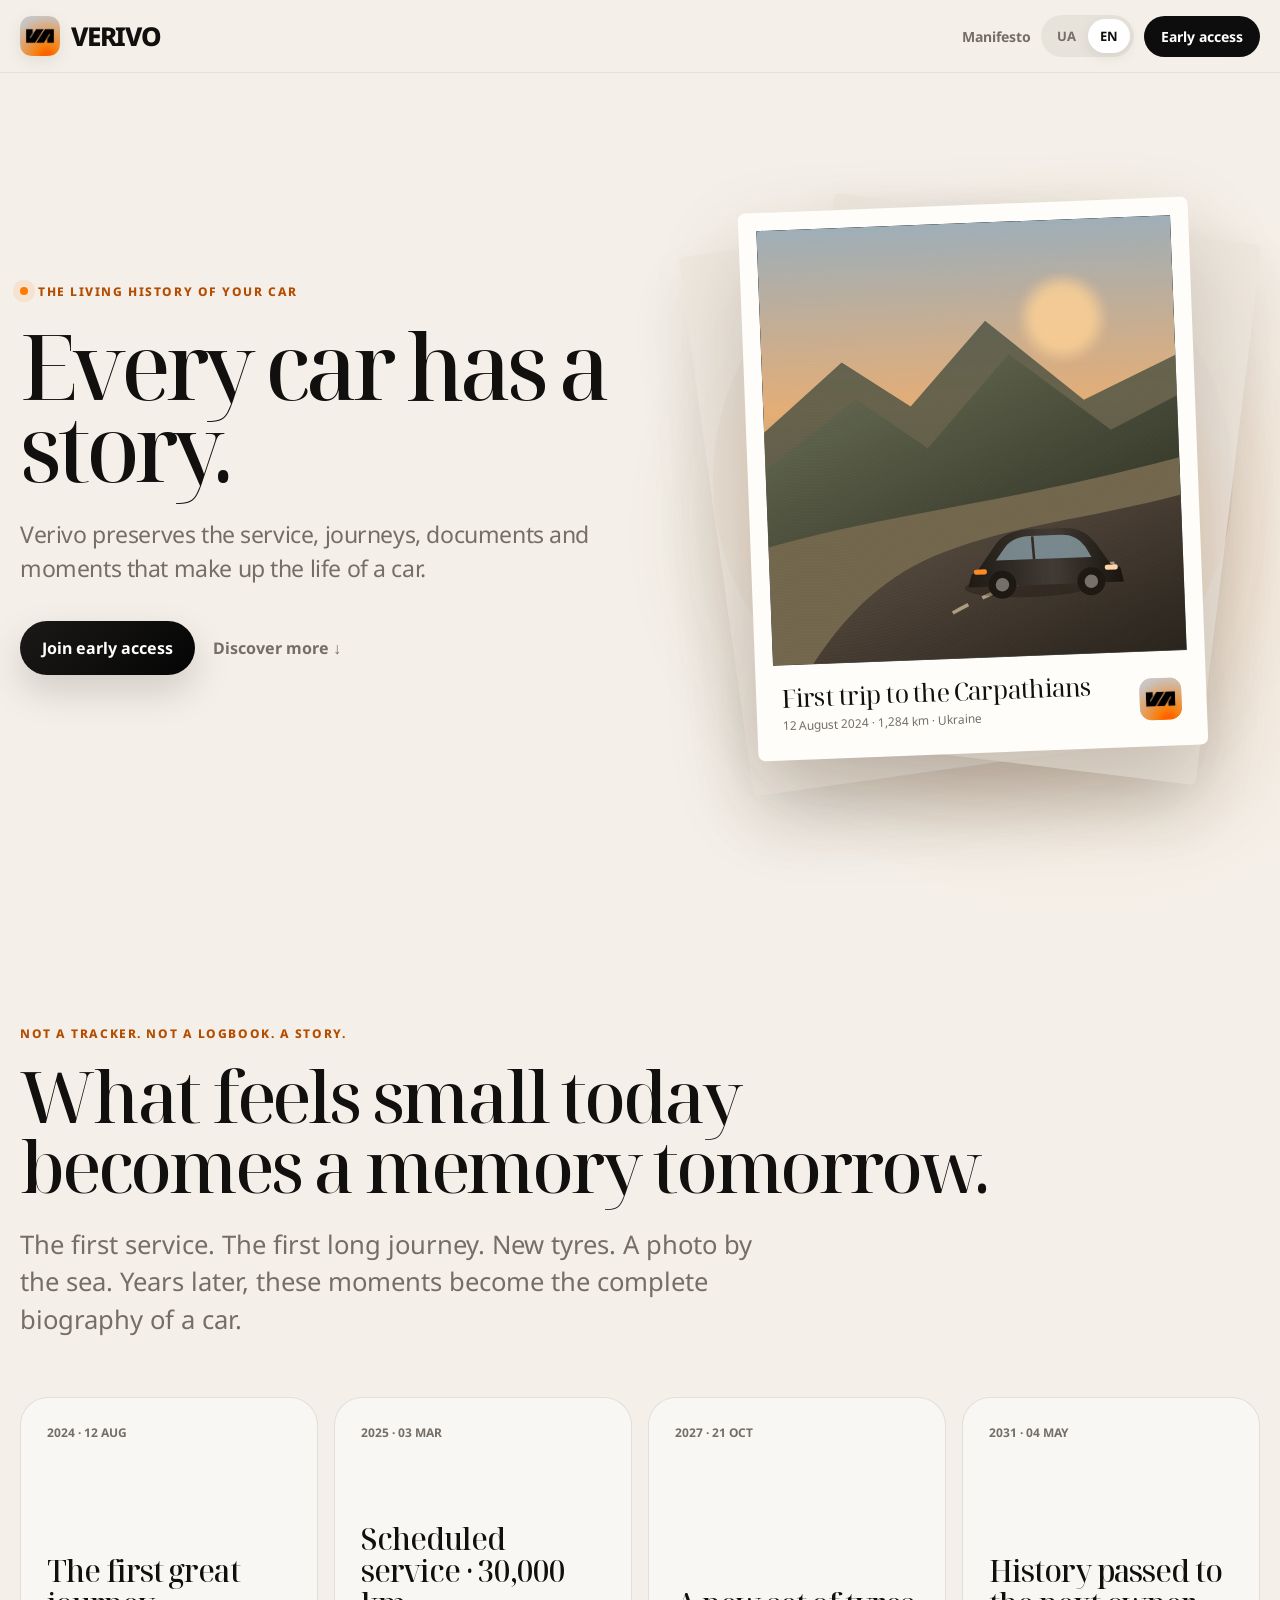
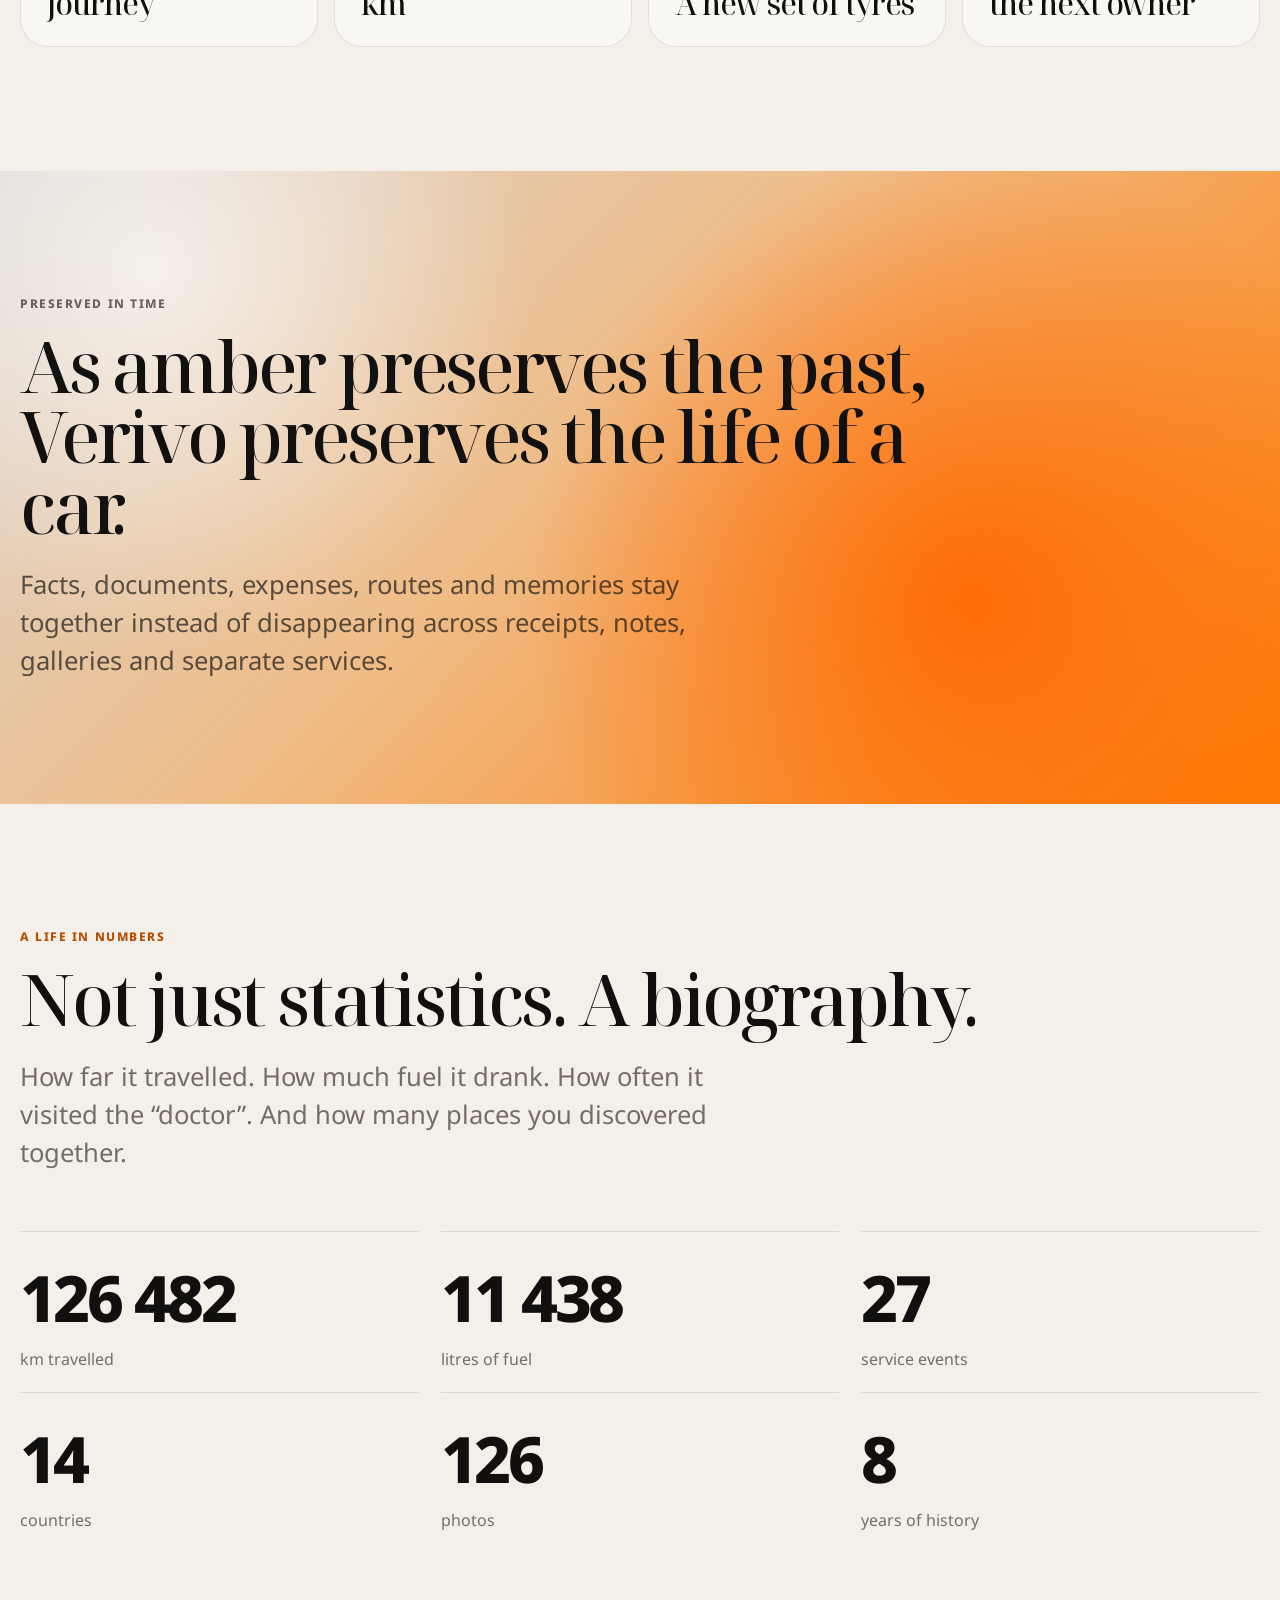
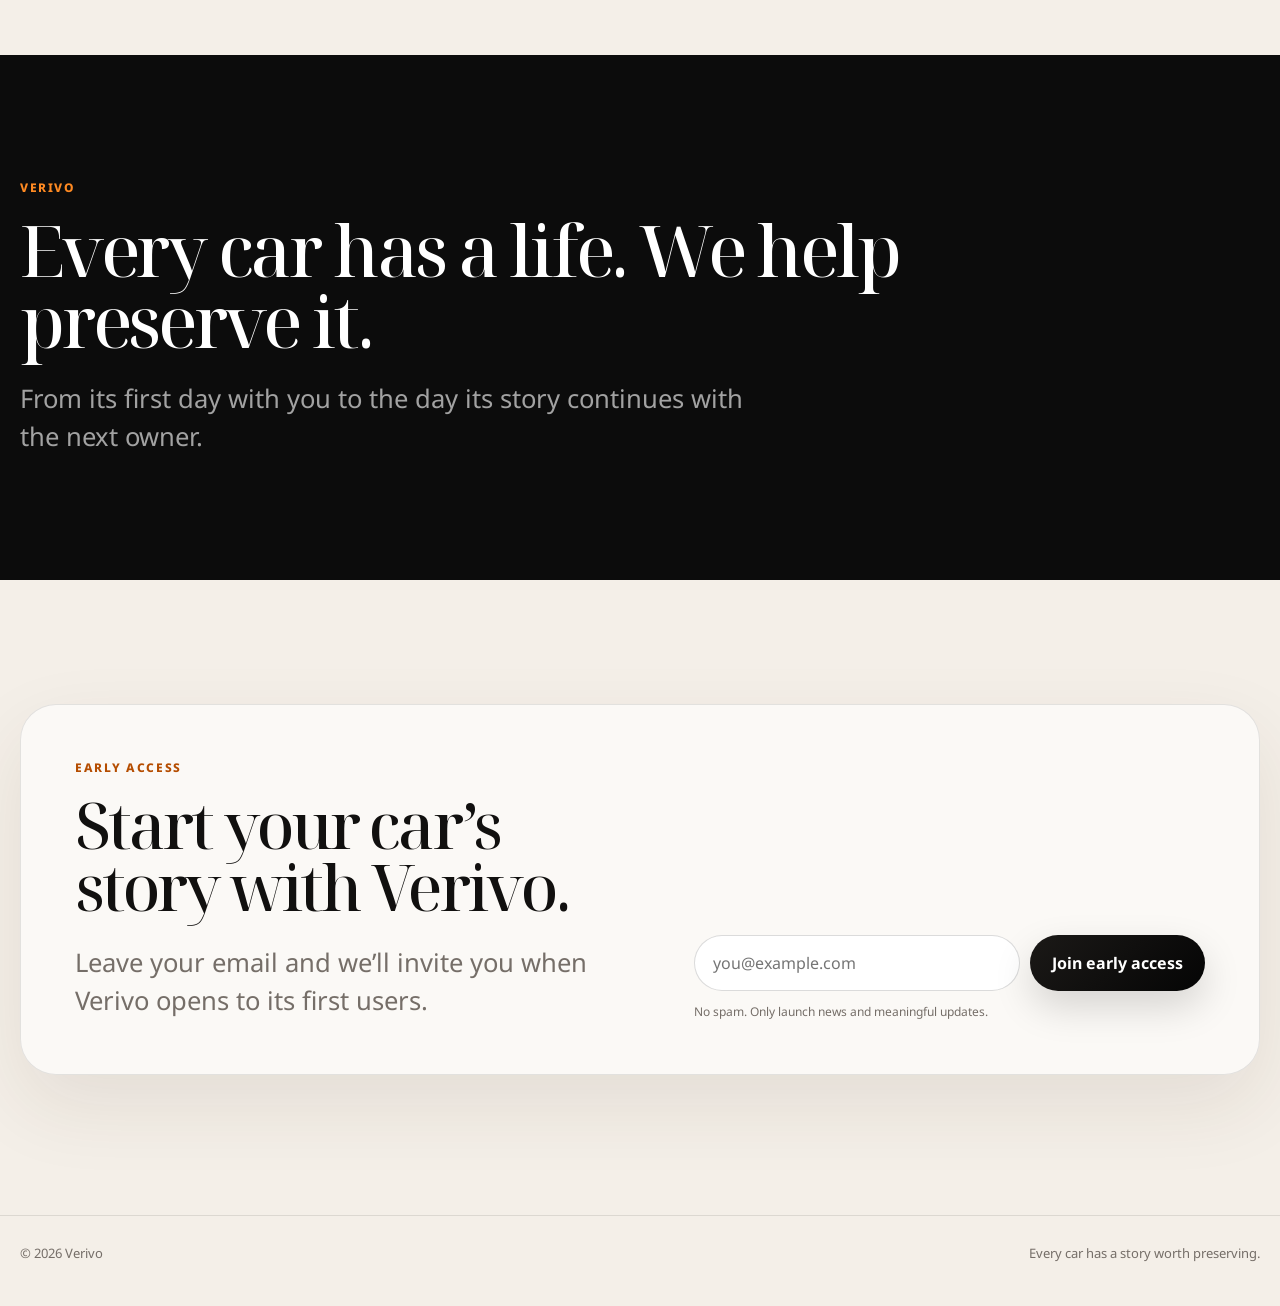
<file: index.html>
<!doctype html>
<html lang="uk">
<head>
  <meta charset="utf-8">
  <meta name="viewport" content="width=device-width,initial-scale=1">
  <meta name="theme-color" content="#f4efe8">
  <title>Verivo — Every car has a story</title>
  <meta name="description" content="Verivo preserves the living history of your car.">
  <meta property="og:type" content="website">
  <meta property="og:title" content="Verivo — Every car has a story">
  <meta property="og:description" content="Every car has a story. Verivo exists to preserve it.">
  <meta property="og:url" content="https://pashkov-app.github.io/verivo/">
  <meta name="twitter:card" content="summary">
  <link rel="canonical" href="https://pashkov-app.github.io/verivo/">
  <link rel="icon" href="assets/favicon.svg" type="image/svg+xml">
  <link rel="icon" href="assets/favicon-32.png" sizes="32x32" type="image/png">
  <link rel="apple-touch-icon" href="assets/apple-touch-icon.png">
  <link rel="manifest" href="assets/site.webmanifest">

  <!--
    Noto Serif Display + Noto Sans both support Cyrillic.
    If Google Fonts is unavailable, the hero falls back to Georgia,
    so the serif treatment remains visible instead of silently becoming sans-serif.
  -->
  <link rel="preconnect" href="https://fonts.googleapis.com">
  <link rel="preconnect" href="https://fonts.gstatic.com" crossorigin>
  <link href="https://fonts.googleapis.com/css2?family=Noto+Sans:wght@400;500;600;700;800&family=Noto+Serif+Display:ital,wght@0,400;0,500;0,600;1,400&display=swap&subset=cyrillic" rel="stylesheet">

  <link rel="stylesheet" href="styles/home.css">
</head>

<body>
  <header class="nav">
    <div class="wrap nav-in">
      <a class="brand" href="#top">
        <img src="assets/logo-mark.png" alt="">
        <span>VERIVO</span>
      </a>
      <div class="nav-actions">
        <a class="manifesto-link" href="manifesto.html" data-t="manifestoNav">Маніфест</a>
        <div class="lang">
          <button id="ua" class="active" type="button">UA</button>
          <button id="en" type="button">EN</button>
        </div>
        <a class="nav-cta" href="#early" data-t="navCta">Ранній доступ</a>
      </div>
    </div>
  </header>

  <main id="top">
    <section class="hero">
      <div class="wrap hero-grid">
        <div>
          <div class="eyebrow"><span class="eyebrow-dot"></span><span data-t="eyebrow">Життєпис автомобіля</span></div>
          <h1 data-t="heroTitle">Кожен автомобіль має свою історію.</h1>
          <p class="hero-copy" data-t="heroCopy">Verivo зберігає сервіс, подорожі, документи й моменти, з яких складається життя авто.</p>
          <div class="hero-actions">
            <a class="primary" href="#early" data-t="heroCta">Приєднатися до раннього доступу</a>
            <a class="text-link" href="#story" data-t="learn">Дізнатися більше ↓</a>
          </div>
        </div>

        <div class="memory-stage" aria-label="Road trip memory">
          <div class="halo"></div>
          <div class="polaroid-back back-1"></div>
          <div class="polaroid-back back-2"></div>
          <article class="polaroid">
            <div class="photo">
              <svg viewBox="0 0 800 840" xmlns="http://www.w3.org/2000/svg" role="img" aria-label="Car on a mountain road at sunset">
                <defs>
                  <linearGradient id="sky" x1="0" y1="0" x2="0" y2="1">
                    <stop offset="0" stop-color="#9ab1c2"/>
                    <stop offset=".42" stop-color="#e5b07b"/>
                    <stop offset="1" stop-color="#6f6759"/>
                  </linearGradient>
                  <linearGradient id="mount" x1="0" y1="0" x2="1" y2="1">
                    <stop offset="0" stop-color="#64705a"/>
                    <stop offset="1" stop-color="#202821"/>
                  </linearGradient>
                  <linearGradient id="road" x1="0" y1="0" x2="1" y2="1">
                    <stop offset="0" stop-color="#5a5149"/>
                    <stop offset="1" stop-color="#1b1c1b"/>
                  </linearGradient>
                  <linearGradient id="car" x1="0" y1="0" x2="1" y2="0">
                    <stop offset="0" stop-color="#111"/>
                    <stop offset=".55" stop-color="#353535"/>
                    <stop offset="1" stop-color="#0b0b0b"/>
                  </linearGradient>
                  <filter id="blur"><feGaussianBlur stdDeviation="12"/></filter>
                </defs>
                <rect width="800" height="840" fill="url(#sky)"/>
                <circle cx="585" cy="190" r="74" fill="#ffd69c" opacity=".84" filter="url(#blur)"/>
                <path d="M0 390 L155 260 L285 350 L435 190 L620 350 L800 270 L800 560 L0 560Z" fill="#3a4940" opacity=".78"/>
                <path d="M0 462 L180 332 L315 432 L478 256 L670 410 L800 348 L800 618 L0 618Z" fill="url(#mount)"/>
                <path d="M0 612 C230 555 430 550 800 468 L800 840 L0 840Z" fill="#6b654e"/>
                <path d="M78 840 C160 724 245 661 362 626 C495 585 630 578 800 540 L800 840Z" fill="url(#road)"/>
                <path d="M351 752 C450 701 542 678 667 668" fill="none" stroke="#d4c7a7" stroke-width="7" stroke-dasharray="34 30" opacity=".72"/>
                <g transform="translate(373 579)">
                  <ellipse cx="131" cy="126" rx="128" ry="22" fill="#000" opacity=".28"/>
                  <path d="M31 91 L65 45 C78 26 103 17 131 17 H198 C225 17 245 28 260 50 L286 89 L305 97 L311 125 H10 L17 101 Z" fill="url(#car)"/>
                  <path d="M82 52 C94 36 111 30 134 30 H192 C211 30 225 36 239 55 L250 75 H65Z" fill="#7f9baa" opacity=".82"/>
                  <path d="M137 31 L139 75" stroke="#252525" stroke-width="5"/>
                  <circle cx="76" cy="122" r="27" fill="#101010"/>
                  <circle cx="76" cy="122" r="13" fill="#6e6e6e"/>
                  <circle cx="248" cy="122" r="27" fill="#101010"/>
                  <circle cx="248" cy="122" r="13" fill="#6e6e6e"/>
                  <rect x="22" y="91" width="25" height="10" rx="4" fill="#ff8a22"/>
                  <rect x="275" y="91" width="25" height="10" rx="4" fill="#ffdbb4"/>
                </g>
                <rect width="800" height="840" fill="#d47a30" opacity=".07"/>
              </svg>
              <div class="grain"></div>
            </div>
            <div class="polaroid-meta">
              <div>
                <div class="polaroid-title" data-t="photoTitle">Перша подорож у Карпати</div>
                <div class="polaroid-detail" data-t="photoMeta">12 серпня 2024 · 1 284 км · Україна</div>
              </div>
              <div class="stamp"><img src="assets/logo-mark.png" alt=""></div>
            </div>
          </article>
        </div>
      </div>
    </section>

    <section id="story" class="content">
      <div class="wrap reveal">
        <div class="kicker" data-t="storyKicker">Не трекер. Не журнал. Історія.</div>
        <h2 data-t="storyTitle">Те, що сьогодні здається дрібницею, завтра стає пам’яттю.</h2>
        <p class="lead" data-t="storyLead">Перше ТО. Перша далека подорож. Нові шини. Фото біля моря. Через роки саме ці речі складаються у повну біографію автомобіля.</p>

        <div class="memory-strip">
          <div class="memory-card"><span class="date">2024 · 12 AUG</span><strong data-t="m1">Перша велика подорож</strong></div>
          <div class="memory-card"><span class="date">2025 · 03 MAR</span><strong data-t="m2">Планове ТО · 30 000 км</strong></div>
          <div class="memory-card"><span class="date">2027 · 21 OCT</span><strong data-t="m3">Новий комплект шин</strong></div>
          <div class="memory-card"><span class="date">2031 · 04 MAY</span><strong data-t="m4">Історію передано новому власнику</strong></div>
        </div>
      </div>
    </section>

    <section class="content amber">
      <div class="wrap reveal">
        <div class="kicker" data-t="amberKicker">Збережено в часі</div>
        <h2 data-t="amberTitle">Як бурштин зберігає минуле, Verivo зберігає життя автомобіля.</h2>
        <p class="lead" data-t="amberLead">Факти, документи, витрати, маршрути й спогади залишаються разом — не розсипаються між чеками, нотатками, галереєю та різними сервісами.</p>
      </div>
    </section>

    <section class="content">
      <div class="wrap reveal">
        <div class="kicker" data-t="statsKicker">Життя в цифрах</div>
        <h2 data-t="statsTitle">Не просто статистика. Біографія.</h2>
        <p class="lead" data-t="statsLead">Скільки кілометрів пройдено. Скільки пального випито. Скільки разів автомобіль був у «лікаря». І скільки місць ви побачили разом.</p>
        <div class="stats">
          <div class="stat"><div class="num">126 482</div><div class="label" data-t="s1">км пройдено</div></div>
          <div class="stat"><div class="num">11 438</div><div class="label" data-t="s2">л пального</div></div>
          <div class="stat"><div class="num">27</div><div class="label" data-t="s3">сервісних подій</div></div>
          <div class="stat"><div class="num">14</div><div class="label" data-t="s4">країн</div></div>
          <div class="stat"><div class="num">126</div><div class="label" data-t="s5">фотографій</div></div>
          <div class="stat"><div class="num">8</div><div class="label" data-t="s6">років історії</div></div>
        </div>
      </div>
    </section>

    <section class="content manifesto">
      <div class="wrap reveal">
        <div class="kicker">VERIVO</div>
        <h2 data-t="manifesto">Кожен автомобіль має життя. Ми допомагаємо його зберегти.</h2>
        <p class="lead" data-t="manifestoLead">Від першого дня з вами — до дня, коли історія продовжиться з наступним власником.</p>
      </div>
    </section>

    <section id="early" class="signup">
      <div class="wrap reveal">
        <div class="signup-box">
          <div>
            <div class="kicker" data-t="earlyKicker">Ранній доступ</div>
            <h2 data-t="earlyTitle">Почніть історію свого авто разом із Verivo.</h2>
            <p class="lead" data-t="earlyLead">Залиште email — ми запросимо вас, коли відкриємо Verivo для перших користувачів.</p>
          </div>
          <div>
            <form id="form">
              <input id="emailInput" type="email" autocomplete="email" required placeholder="you@example.com">
              <button class="primary" type="submit" data-t="earlyBtn">Хочу ранній доступ</button>
            </form>
            <div id="formNote" class="form-note" data-t="note" aria-live="polite">Без спаму. Лише запуск і важливі оновлення.</div>
          </div>
        </div>
      </div>
    </section>
  </main>

  <footer>
    <div class="wrap footer-in">
      <span>© 2026 Verivo</span>
      <span data-t="footer">Every car has a story worth preserving.</span>
    </div>
  </footer>

  <script src="scripts/home.js" defer></script>
</body>
</html>
</file>
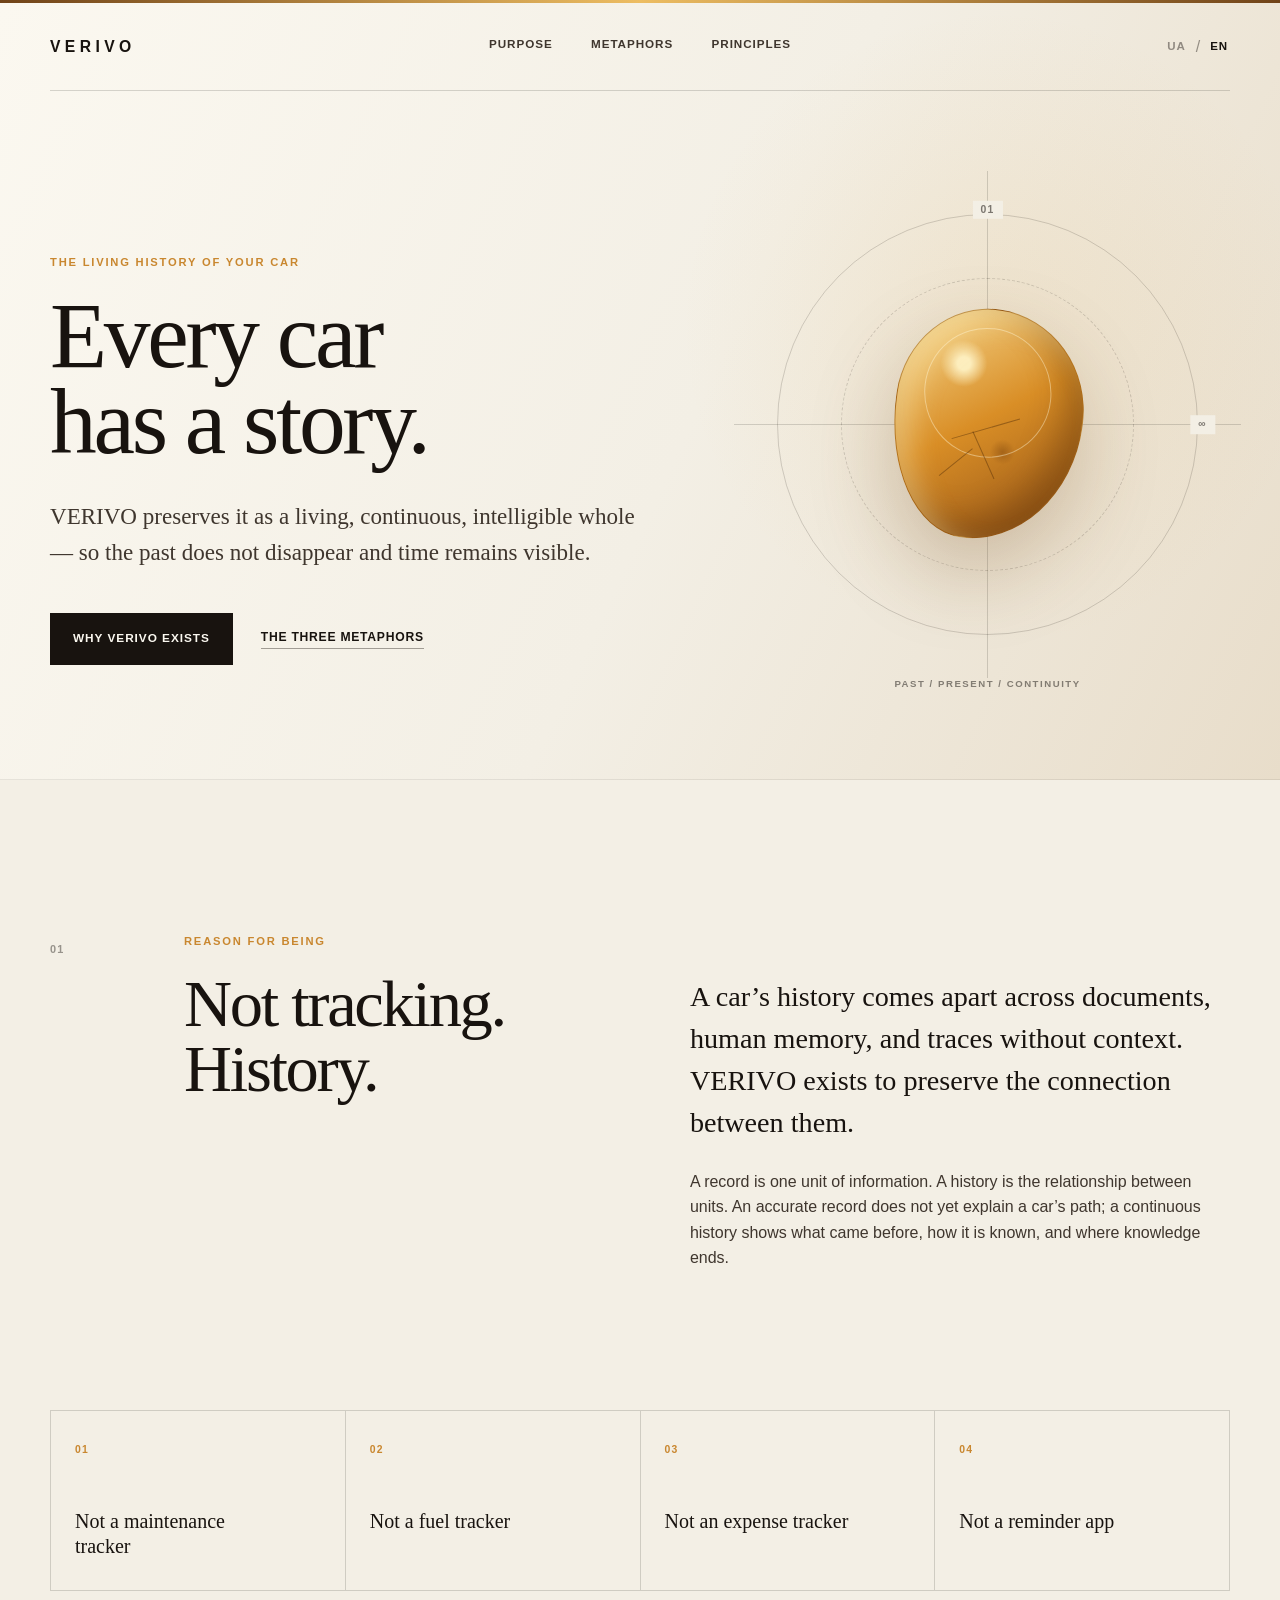
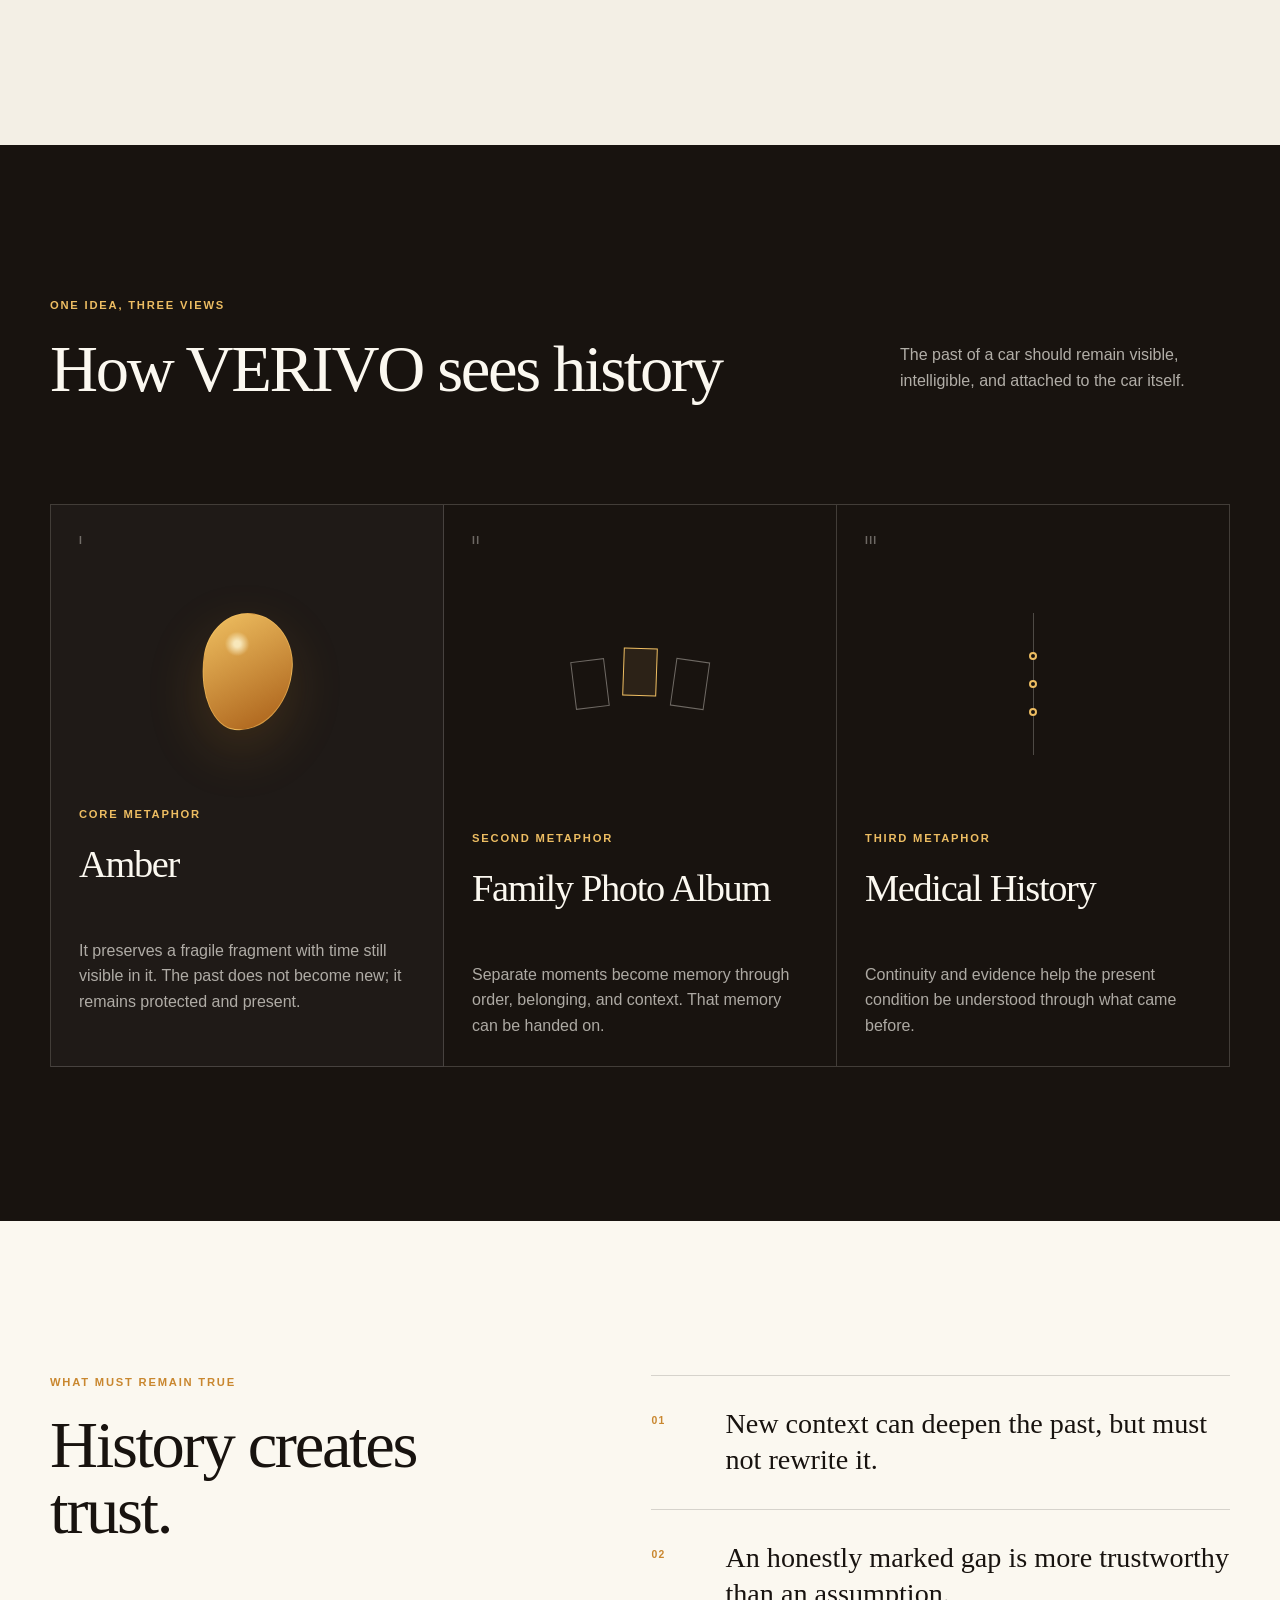
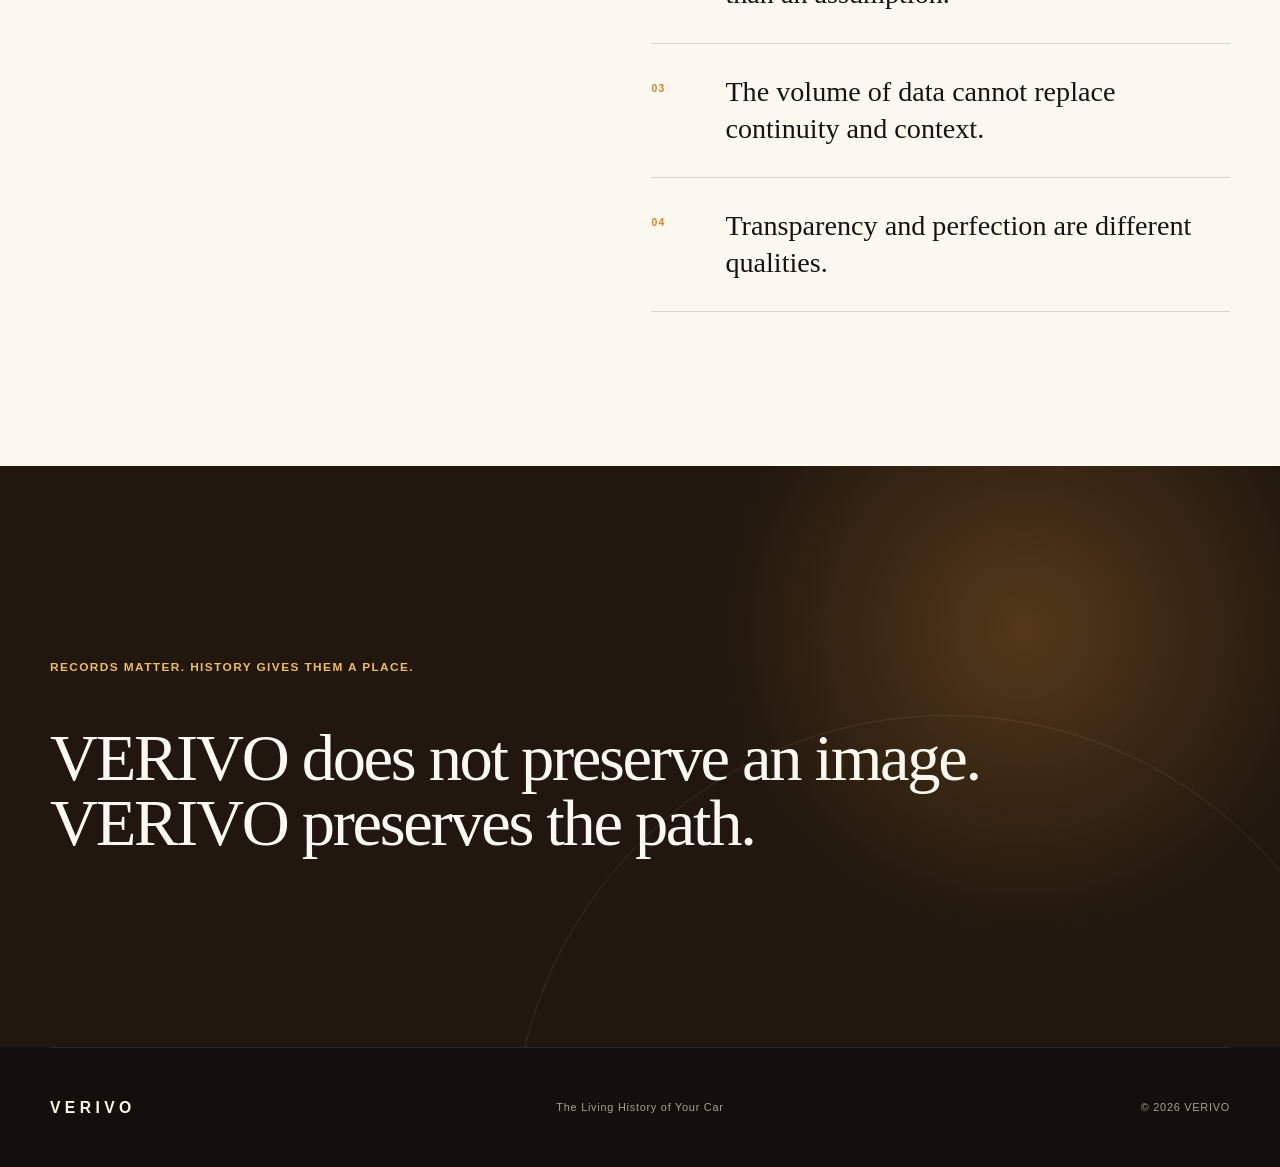
<file: manifesto.html>
<!doctype html>
<html lang="uk">
  <head>
    <meta charset="utf-8">
    <meta name="viewport" content="width=device-width, initial-scale=1">
    <meta name="theme-color" content="#18130f">
    <meta
      name="description"
      content="VERIVO preserves the living history of your car as a continuous, intelligible story."
    >
    <meta property="og:type" content="website">
    <meta property="og:title" content="VERIVO — The Living History of Your Car">
    <meta
      property="og:description"
      content="Every car has a story. VERIVO exists to preserve it."
    >
    <meta property="og:url" content="https://pashkov-app.github.io/verivo/">
    <meta name="twitter:card" content="summary">
    <link rel="canonical" href="https://pashkov-app.github.io/verivo/manifesto.html">
    <link rel="icon" href="assets/favicon.svg" type="image/svg+xml">
    <link rel="icon" href="assets/favicon-32.png" sizes="32x32" type="image/png">
    <link rel="apple-touch-icon" href="assets/apple-touch-icon.png">
    <link rel="manifest" href="assets/site.webmanifest">
    <link rel="stylesheet" href="styles/main.css">
    <script src="scripts/main.js" defer></script>
    <title>Manifesto — Verivo</title>
  </head>
  <body>
    <a class="skip-link" href="#main-content">
      <span data-language="uk">До основного вмісту</span>
      <span data-language="en" hidden>Skip to main content</span>
    </a>

    <header class="site-header" data-site-header>
      <a class="wordmark" href="index.html" aria-label="VERIVO home">VERIVO</a>

      <nav class="site-nav" aria-label="Primary navigation">
        <a href="#purpose">
          <span data-language="uk">Суть</span>
          <span data-language="en" hidden>Purpose</span>
        </a>
        <a href="#metaphors">
          <span data-language="uk">Метафори</span>
          <span data-language="en" hidden>Metaphors</span>
        </a>
        <a href="#principles">
          <span data-language="uk">Принципи</span>
          <span data-language="en" hidden>Principles</span>
        </a>
      </nav>

      <div class="language-switcher" role="group" aria-label="Language">
        <button type="button" data-language-control="uk" aria-pressed="true">UA</button>
        <span aria-hidden="true">/</span>
        <button type="button" data-language-control="en" aria-pressed="false">EN</button>
      </div>
    </header>

    <main id="main-content">
      <section class="hero" id="top">
        <div class="hero-copy shell">
          <div class="hero-text">
            <p class="eyebrow">
              <span data-language="uk">Жива історія вашого автомобіля</span>
              <span data-language="en" hidden>The Living History of Your Car</span>
            </p>

            <div data-language="uk">
              <h1>Кожен автомобіль<br>має історію.</h1>
              <p class="hero-lede">
                VERIVO зберігає її як живу, послідовну й зрозумілу цілісність —
                щоб минуле не зникало, а час залишався видимим.
              </p>
              <div class="hero-actions">
                <a class="button button-primary" href="#purpose">Навіщо існує VERIVO</a>
                <a class="text-link" href="#metaphors">Три метафори</a>
              </div>
            </div>

            <div data-language="en" hidden>
              <h1>Every car<br>has a story.</h1>
              <p class="hero-lede">
                VERIVO preserves it as a living, continuous, intelligible whole—
                so the past does not disappear and time remains visible.
              </p>
              <div class="hero-actions">
                <a class="button button-primary" href="#purpose">Why VERIVO exists</a>
                <a class="text-link" href="#metaphors">The three metaphors</a>
              </div>
            </div>
          </div>

          <div class="hero-object" aria-hidden="true">
            <div class="specimen-frame">
              <div class="specimen-orbit specimen-orbit-outer"></div>
              <div class="specimen-orbit specimen-orbit-inner"></div>
              <div class="amber-core">
                <span class="amber-trace amber-trace-one"></span>
                <span class="amber-trace amber-trace-two"></span>
                <span class="amber-trace amber-trace-three"></span>
              </div>
              <span class="specimen-mark specimen-mark-top">01</span>
              <span class="specimen-mark specimen-mark-bottom">∞</span>
            </div>
            <p class="object-caption">Past / Present / Continuity</p>
          </div>
        </div>
      </section>

      <section class="purpose section" id="purpose">
        <div class="shell split-layout">
          <div class="section-marker" aria-hidden="true">01</div>

          <div data-language="uk">
            <p class="eyebrow">Причина існування</p>
            <h2>Не облік.<br>Історія.</h2>
          </div>
          <div data-language="en" hidden>
            <p class="eyebrow">Reason for being</p>
            <h2>Not tracking.<br>History.</h2>
          </div>

          <div class="section-copy">
            <div data-language="uk">
              <p class="lead-copy">
                Історія автомобіля розпадається на документи, людську пам’ять і
                сліди без контексту. VERIVO існує, щоб зберегти зв’язок між ними.
              </p>
              <p>
                Запис — це одиниця інформації. Історія — це зв’язок між одиницями.
                Точний запис ще не пояснює шлях автомобіля; послідовна історія
                показує, що було раніше, звідки це відомо і де закінчується відоме.
              </p>
            </div>
            <div data-language="en" hidden>
              <p class="lead-copy">
                A car’s history comes apart across documents, human memory, and
                traces without context. VERIVO exists to preserve the connection
                between them.
              </p>
              <p>
                A record is one unit of information. A history is the relationship
                between units. An accurate record does not yet explain a car’s path;
                a continuous history shows what came before, how it is known, and
                where knowledge ends.
              </p>
            </div>
          </div>
        </div>

        <div class="shell boundary-grid" aria-label="Product boundaries">
          <article class="boundary-card">
            <span class="boundary-index">01</span>
            <p data-language="uk">Не трекер обслуговування</p>
            <p data-language="en" hidden>Not a maintenance tracker</p>
          </article>
          <article class="boundary-card">
            <span class="boundary-index">02</span>
            <p data-language="uk">Не трекер пального</p>
            <p data-language="en" hidden>Not a fuel tracker</p>
          </article>
          <article class="boundary-card">
            <span class="boundary-index">03</span>
            <p data-language="uk">Не трекер витрат</p>
            <p data-language="en" hidden>Not an expense tracker</p>
          </article>
          <article class="boundary-card">
            <span class="boundary-index">04</span>
            <p data-language="uk">Не застосунок-нагадувач</p>
            <p data-language="en" hidden>Not a reminder app</p>
          </article>
        </div>
      </section>

      <section class="metaphors section section-dark" id="metaphors">
        <div class="shell section-heading-row">
          <div>
            <p class="eyebrow">
              <span data-language="uk">Одна ідея, три погляди</span>
              <span data-language="en" hidden>One idea, three views</span>
            </p>
            <h2 data-language="uk">Як VERIVO бачить історію</h2>
            <h2 data-language="en" hidden>How VERIVO sees history</h2>
          </div>
          <p class="section-intro" data-language="uk">
            Минуле автомобіля має залишатися видимим, зрозумілим і пов’язаним
            із самим автомобілем.
          </p>
          <p class="section-intro" data-language="en" hidden>
            The past of a car should remain visible, intelligible, and attached
            to the car itself.
          </p>
        </div>

        <div class="shell metaphor-grid">
          <article class="metaphor-card metaphor-card-featured">
            <div class="metaphor-number">I</div>
            <div class="metaphor-symbol metaphor-symbol-amber" aria-hidden="true"></div>
            <div data-language="uk">
              <p class="card-kicker">Головна метафора</p>
              <h3>Бурштин</h3>
              <p>
                Зберігає крихкий фрагмент разом із часом. Минуле не стає новим —
                воно залишається видимим, захищеним і присутнім.
              </p>
            </div>
            <div data-language="en" hidden>
              <p class="card-kicker">Core metaphor</p>
              <h3>Amber</h3>
              <p>
                It preserves a fragile fragment with time still visible in it.
                The past does not become new; it remains protected and present.
              </p>
            </div>
          </article>

          <article class="metaphor-card">
            <div class="metaphor-number">II</div>
            <div class="metaphor-symbol metaphor-symbol-album" aria-hidden="true">
              <span></span><span></span><span></span>
            </div>
            <div data-language="uk">
              <p class="card-kicker">Друга метафора</p>
              <h3>Сімейний фотоальбом</h3>
              <p>
                Окремі моменти стають пам’яттю завдяки порядку, належності й
                контексту. Таку пам’ять можна передати далі.
              </p>
            </div>
            <div data-language="en" hidden>
              <p class="card-kicker">Second metaphor</p>
              <h3>Family Photo Album</h3>
              <p>
                Separate moments become memory through order, belonging, and
                context. That memory can be handed on.
              </p>
            </div>
          </article>

          <article class="metaphor-card">
            <div class="metaphor-number">III</div>
            <div class="metaphor-symbol metaphor-symbol-history" aria-hidden="true">
              <span></span><span></span><span></span>
            </div>
            <div data-language="uk">
              <p class="card-kicker">Третя метафора</p>
              <h3>Медична історія</h3>
              <p>
                Безперервність і доказовість допомагають зрозуміти теперішній
                стан через те, що було раніше.
              </p>
            </div>
            <div data-language="en" hidden>
              <p class="card-kicker">Third metaphor</p>
              <h3>Medical History</h3>
              <p>
                Continuity and evidence help the present condition be understood
                through what came before.
              </p>
            </div>
          </article>
        </div>
      </section>

      <section class="principles section" id="principles">
        <div class="shell principles-layout">
          <div class="principles-heading">
            <p class="eyebrow">
              <span data-language="uk">Що має залишатися незмінним</span>
              <span data-language="en" hidden>What must remain true</span>
            </p>
            <h2 data-language="uk">Історія створює довіру.</h2>
            <h2 data-language="en" hidden>History creates trust.</h2>
          </div>

          <ol class="principle-list" data-language="uk">
            <li>
              <span>01</span>
              <p>Новий контекст доповнює минуле, але не переписує його.</p>
            </li>
            <li>
              <span>02</span>
              <p>Чесно позначена прогалина надійніша за припущення.</p>
            </li>
            <li>
              <span>03</span>
              <p>Кількість даних не замінює тяглість і контекст.</p>
            </li>
            <li>
              <span>04</span>
              <p>Прозорість і бездоганність — різні речі.</p>
            </li>
          </ol>

          <ol class="principle-list" data-language="en" hidden>
            <li>
              <span>01</span>
              <p>New context can deepen the past, but must not rewrite it.</p>
            </li>
            <li>
              <span>02</span>
              <p>An honestly marked gap is more trustworthy than an assumption.</p>
            </li>
            <li>
              <span>03</span>
              <p>The volume of data cannot replace continuity and context.</p>
            </li>
            <li>
              <span>04</span>
              <p>Transparency and perfection are different qualities.</p>
            </li>
          </ol>
        </div>
      </section>

      <section class="closing-statement">
        <div class="shell">
          <div data-language="uk">
            <p>Записи важливі. Але лише історія надає їм місце.</p>
            <h2>VERIVO зберігає не образ.<br>VERIVO зберігає шлях.</h2>
          </div>
          <div data-language="en" hidden>
            <p>Records matter. History gives them a place.</p>
            <h2>VERIVO does not preserve an image.<br>VERIVO preserves the path.</h2>
          </div>
        </div>
      </section>
    </main>

    <footer class="site-footer">
      <div class="shell footer-inner">
        <a class="wordmark" href="#top">VERIVO</a>
        <p>The Living History of Your Car</p>
        <p>© 2026 VERIVO</p>
      </div>
    </footer>
  </body>
</html>
</file>
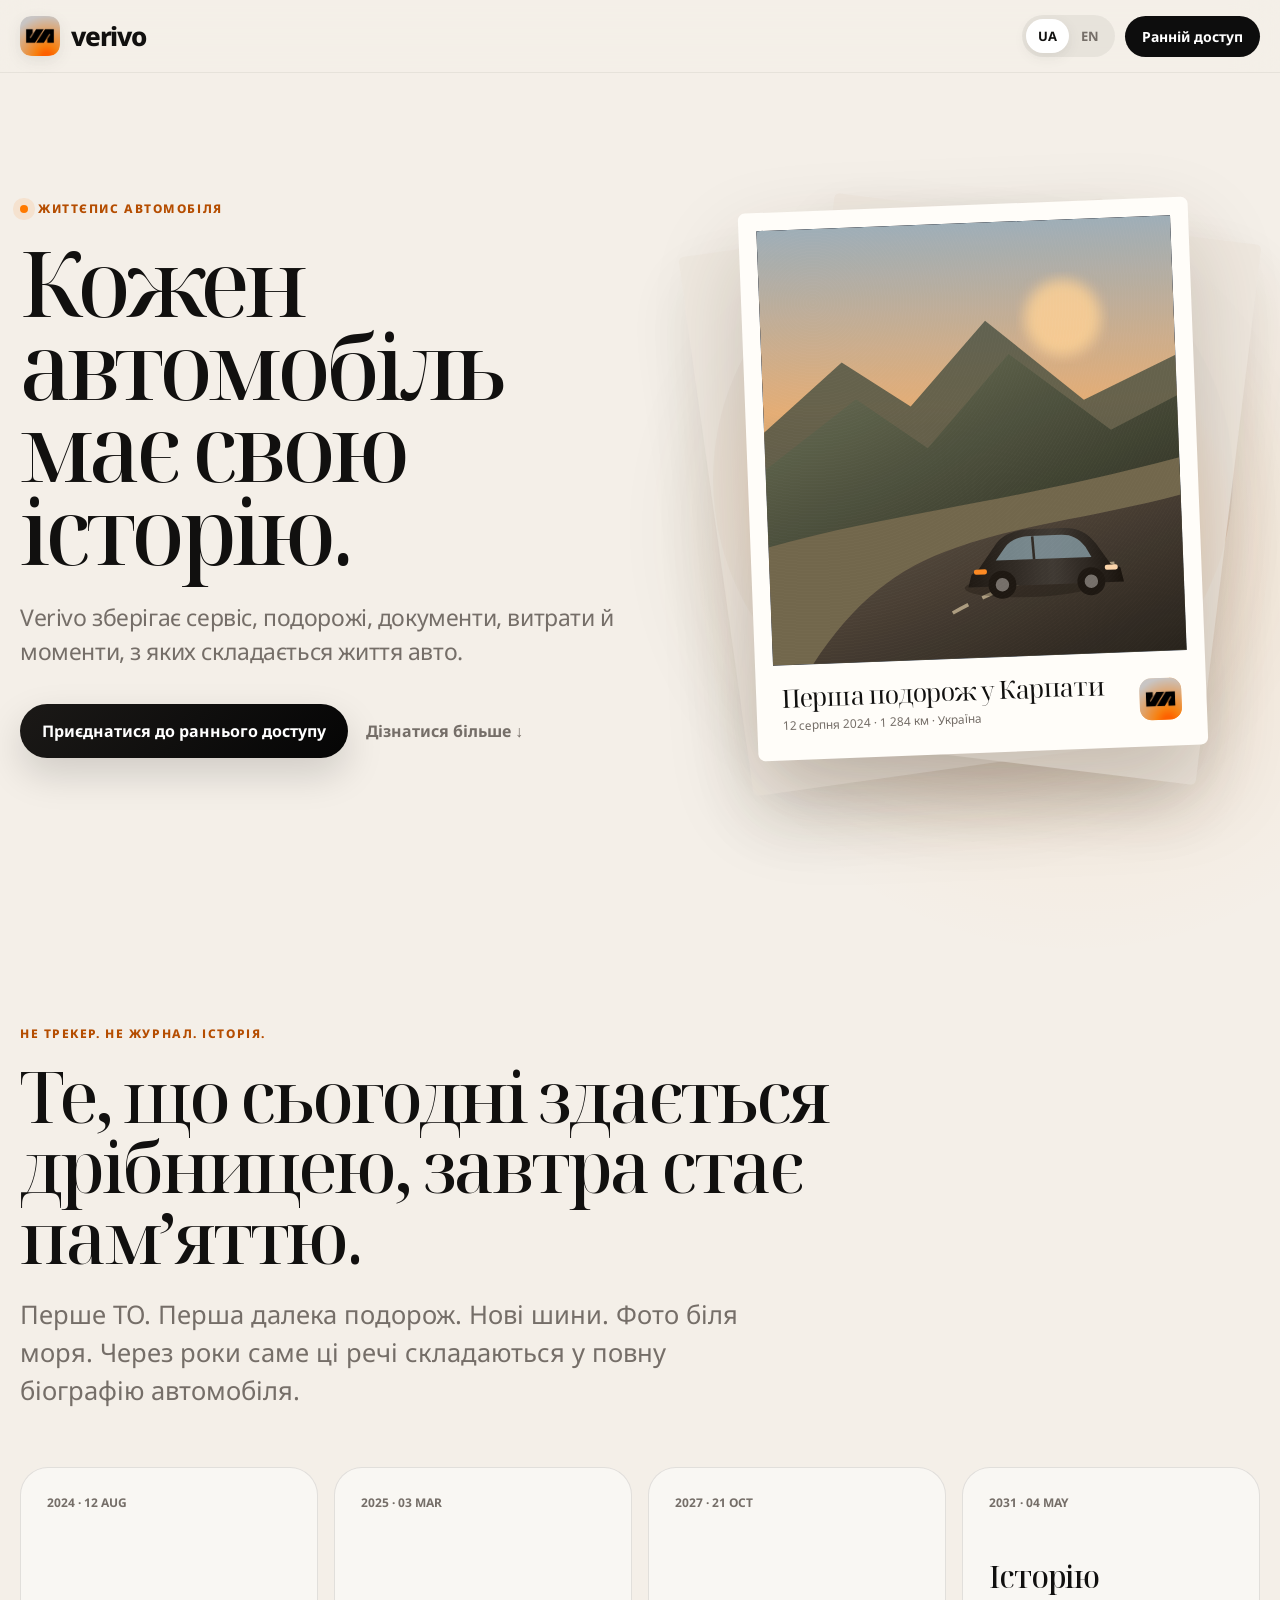
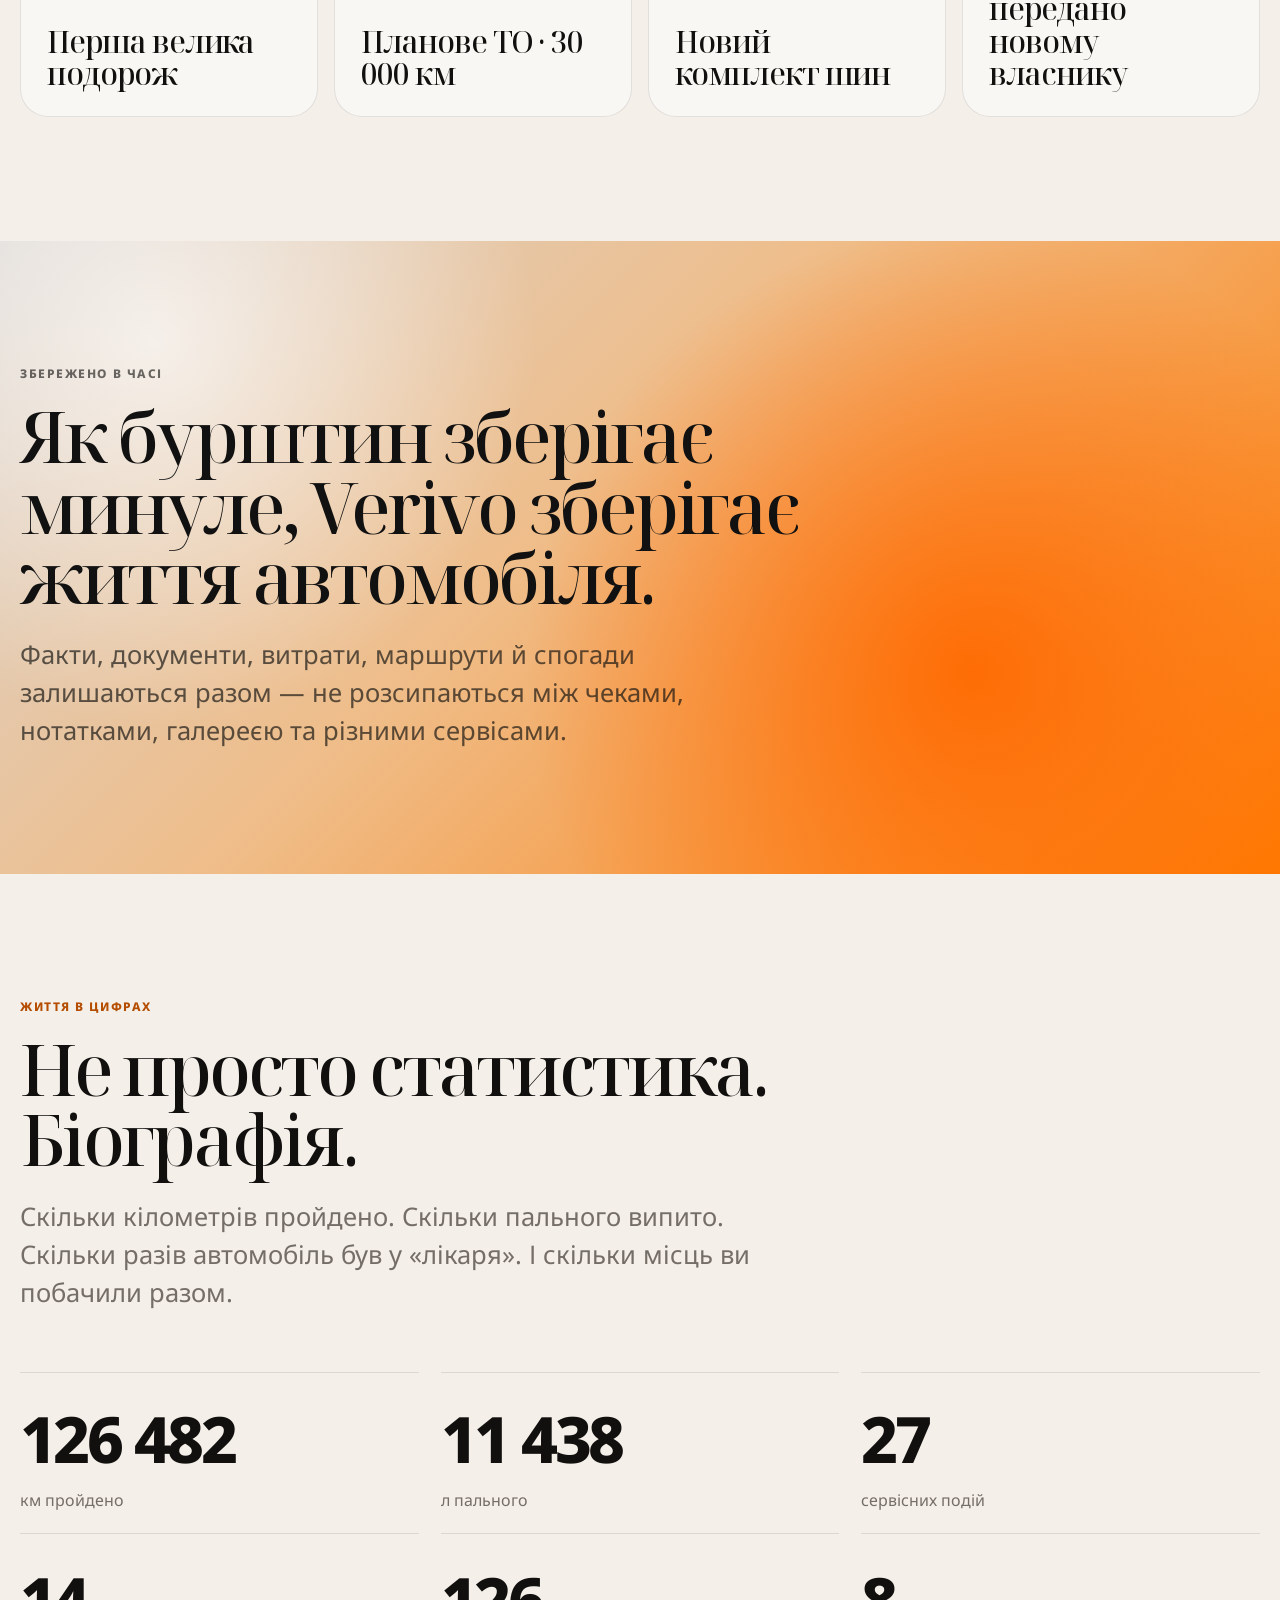
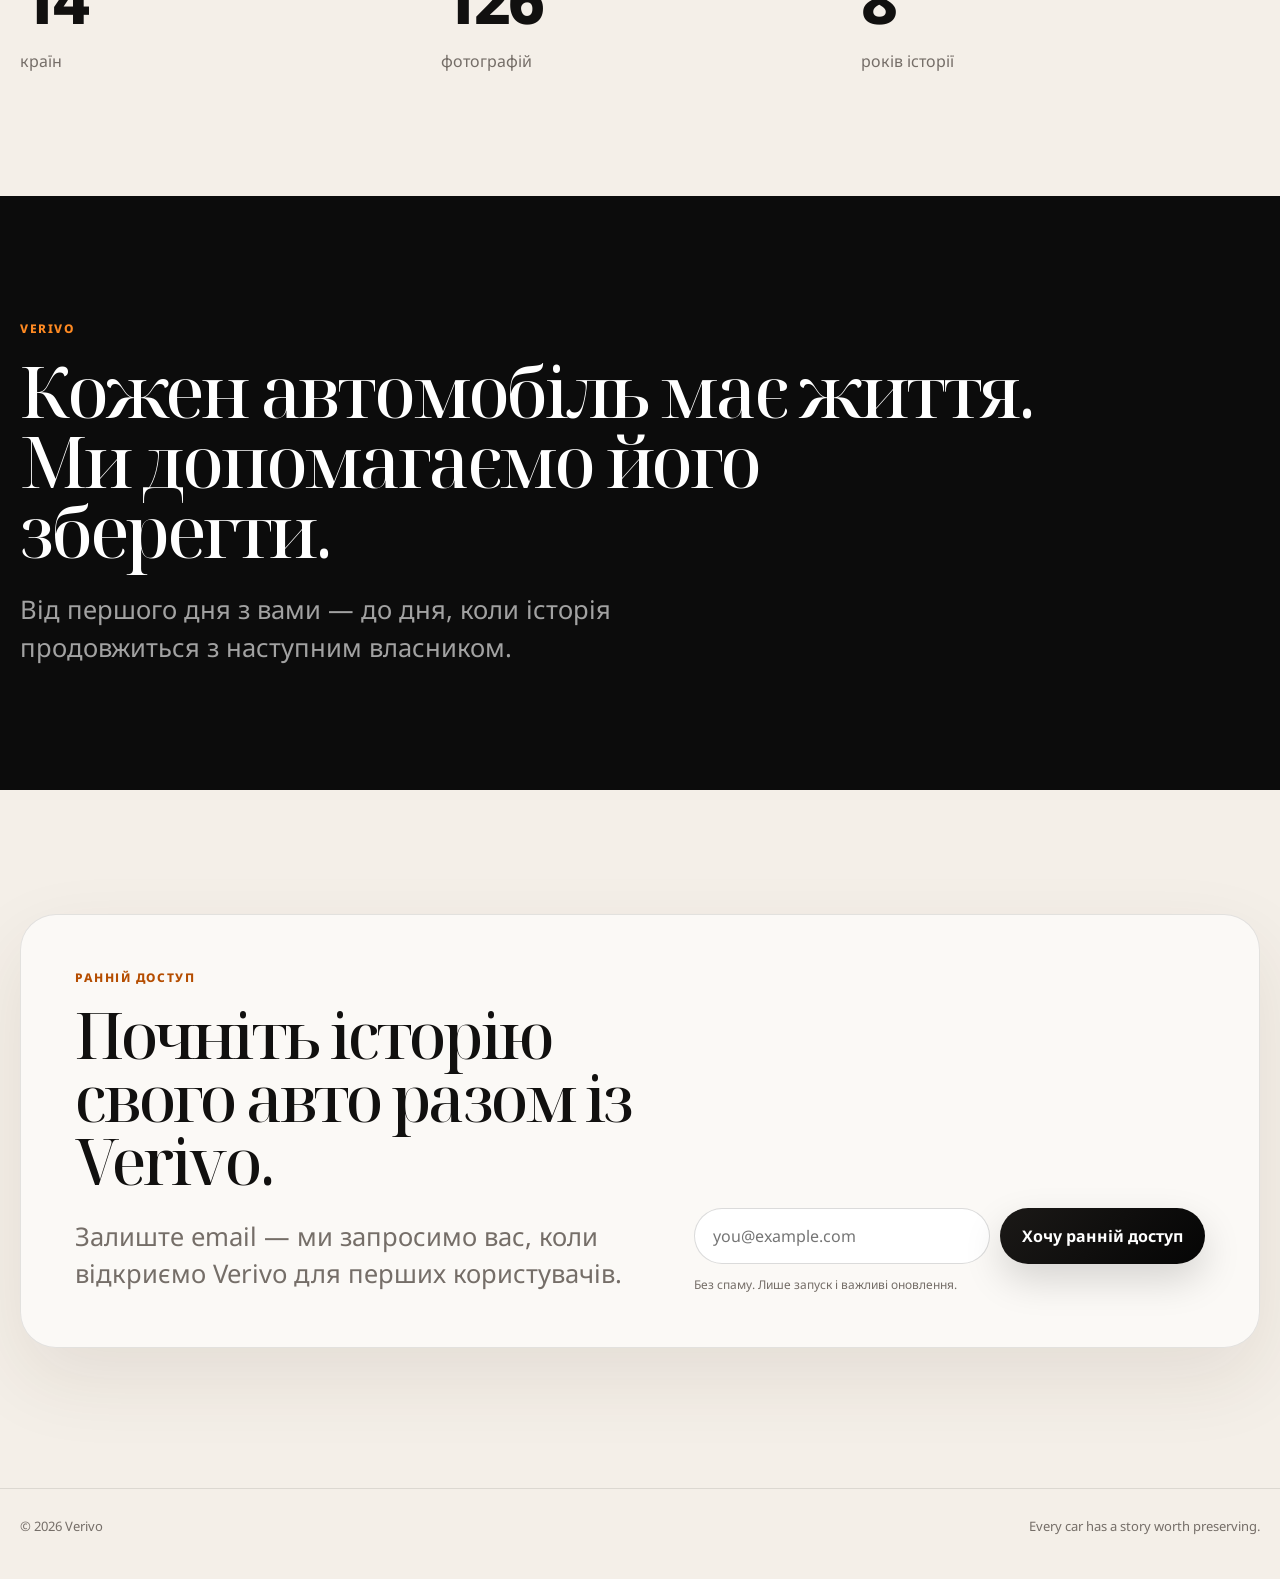
<file: landing/verivo-landing-v3-polaroid.html>
<!doctype html>
<html lang="uk">
<head>
  <meta charset="utf-8">
  <meta name="viewport" content="width=device-width,initial-scale=1">
  <meta name="theme-color" content="#f4efe8">
  <title>Verivo — Every car has a story</title>
  <meta name="description" content="Verivo preserves the living history of your car.">

  <!--
    Noto Serif Display + Noto Sans both support Cyrillic.
    If Google Fonts is unavailable, the hero falls back to Georgia,
    so the serif treatment remains visible instead of silently becoming sans-serif.
  -->
  <link rel="preconnect" href="https://fonts.googleapis.com">
  <link rel="preconnect" href="https://fonts.gstatic.com" crossorigin>
  <link href="https://fonts.googleapis.com/css2?family=Noto+Sans:wght@400;500;600;700;800&family=Noto+Serif+Display:ital,wght@0,400;0,500;0,600;1,400&display=swap&subset=cyrillic" rel="stylesheet">

  <style>
    :root {
      --paper:#f4efe8;
      --paper-2:#fbf8f3;
      --ink:#11100f;
      --muted:#756e68;
      --line:rgba(17,16,15,.10);
      --amber:#ff7a00;
      --amber-soft:#f1b474;
      --amber-pale:#e6d9cc;
      --dark:#0d0d0d;
      --max:1240px;

      --sans:"Noto Sans", Arial, Helvetica, sans-serif;
      --serif:"Noto Serif Display", Georgia, "Times New Roman", serif;
    }

    * { box-sizing:border-box; }
    html { scroll-behavior:smooth; }
    body {
      margin:0;
      color:var(--ink);
      background:
        radial-gradient(circle at 84% 12%, rgba(255,122,0,.09), transparent 24rem),
        var(--paper);
      font-family:var(--sans);
      -webkit-font-smoothing:antialiased;
      text-rendering:optimizeLegibility;
    }

    img { display:block; max-width:100%; }
    a { color:inherit; text-decoration:none; }
    button,input { font:inherit; }

    .wrap {
      width:min(calc(100% - 40px),var(--max));
      margin-inline:auto;
    }

    /* NAV */
    .nav {
      position:sticky;
      top:0;
      z-index:50;
      border-bottom:1px solid rgba(17,16,15,.06);
      background:rgba(244,239,232,.76);
      backdrop-filter:blur(22px);
      -webkit-backdrop-filter:blur(22px);
    }
    .nav-in {
      height:72px;
      display:flex;
      align-items:center;
      justify-content:space-between;
      gap:24px;
    }
    .brand {
      display:flex;
      align-items:center;
      gap:11px;
      font-weight:800;
      font-size:26px;
      letter-spacing:-.045em;
    }
    .brand img {
      width:40px;height:40px;
      object-fit:cover;
      border-radius:11px;
      box-shadow:0 5px 16px rgba(0,0,0,.08);
    }
    .nav-actions {
      display:flex;align-items:center;gap:10px;
    }
    .lang {
      display:flex;
      padding:4px;
      border-radius:999px;
      background:rgba(17,16,15,.055);
    }
    .lang button {
      border:0;background:transparent;
      border-radius:999px;
      padding:8px 12px;
      cursor:pointer;
      color:var(--muted);
      font-size:13px;
      font-weight:700;
    }
    .lang button.active {
      background:#fff;
      color:var(--ink);
      box-shadow:0 4px 14px rgba(0,0,0,.08);
    }
    .nav-cta,.primary {
      border:0;
      border-radius:999px;
      background:var(--dark);
      color:#fff;
      font-weight:700;
      cursor:pointer;
    }
    .nav-cta { padding:11px 17px; font-size:14px; }

    /* HERO */
    .hero {
      min-height:calc(100vh - 72px);
      display:flex;
      align-items:center;
      padding:70px 0 86px;
      overflow:hidden;
    }
    .hero-grid {
      display:grid;
      grid-template-columns:1.03fr .97fr;
      gap:56px;
      align-items:center;
    }
    .eyebrow {
      display:flex;
      align-items:center;
      gap:10px;
      margin-bottom:24px;
      text-transform:uppercase;
      letter-spacing:.13em;
      font-size:12px;
      font-weight:800;
      color:#b54d00;
    }
    .eyebrow-dot {
      width:8px;height:8px;border-radius:50%;
      background:var(--amber);
      box-shadow:0 0 0 7px rgba(255,122,0,.11);
    }
    h1 {
      margin:0;
      max-width:720px;
      font-family:var(--serif) !important;
      font-weight:500;
      font-size:clamp(62px,7.1vw,106px);
      line-height:.91;
      letter-spacing:-.055em;
    }
    .hero-copy {
      max-width:640px;
      margin:28px 0 0;
      color:var(--muted);
      font-size:clamp(19px,1.8vw,25px);
      line-height:1.48;
      letter-spacing:-.018em;
    }
    .hero-actions {
      display:flex;
      align-items:center;
      gap:18px;
      margin-top:36px;
      flex-wrap:wrap;
    }
    .primary {
      padding:16px 22px;
      background:linear-gradient(135deg,#1b1917,#050505);
      box-shadow:0 16px 38px rgba(0,0,0,.15);
    }
    .text-link {
      color:var(--muted);
      font-weight:700;
    }

    /* POLAROID HERO */
    .memory-stage {
      position:relative;
      min-height:620px;
      display:grid;
      place-items:center;
      perspective:1200px;
    }
    .halo {
      position:absolute;
      width:520px;height:520px;
      border-radius:50%;
      background:
        radial-gradient(circle at 44% 26%, rgba(255,255,255,.85), transparent 18%),
        radial-gradient(circle at 55% 63%, #ff7a00 0 12%, rgba(255,122,0,.80) 32%, transparent 56%),
        radial-gradient(circle at 48% 52%, #e8b783 0 40%, #ded6cf 70%);
      filter:blur(.2px);
      box-shadow:0 50px 120px rgba(105,60,20,.12);
      opacity:.88;
    }
    .polaroid-back {
      position:absolute;
      width:min(430px,82%);
      aspect-ratio:.79;
      border-radius:5px;
      background:#eee7de;
      box-shadow:0 30px 70px rgba(45,31,19,.13);
    }
    .back-1 { transform:translate(-44px,18px) rotate(-8deg); opacity:.70; }
    .back-2 { transform:translate(42px,10px) rotate(7deg); opacity:.82; }

    .polaroid {
      position:relative;
      width:min(450px,86%);
      padding:18px 18px 26px;
      border-radius:7px;
      background:#fffdf9;
      box-shadow:0 40px 90px rgba(55,34,16,.20);
      transform:rotate(-2.2deg);
      transition:transform .6s cubic-bezier(.2,.8,.2,1);
    }
    .memory-stage:hover .polaroid {
      transform:rotate(-.5deg) translateY(-7px);
    }
    .photo {
      position:relative;
      overflow:hidden;
      aspect-ratio:1 / 1.05;
      background:#1c2430;
    }

    /* Self-contained scenic road-trip “photo” — no external image dependency */
    .photo svg {
      width:100%;height:100%;display:block;
    }
    .grain {
      position:absolute; inset:0;
      opacity:.18;
      mix-blend-mode:soft-light;
      background-image:
        repeating-radial-gradient(circle at 13% 17%, rgba(255,255,255,.22) 0 1px, transparent 1px 3px);
      pointer-events:none;
    }
    .polaroid-meta {
      padding:19px 7px 0;
      display:flex;
      justify-content:space-between;
      align-items:flex-end;
      gap:18px;
    }
    .polaroid-title {
      font-family:var(--serif);
      font-size:25px;
      line-height:1.04;
      letter-spacing:-.03em;
    }
    .polaroid-detail {
      margin-top:7px;
      color:var(--muted);
      font-size:12px;
      line-height:1.45;
    }
    .stamp {
      flex:0 0 auto;
      width:42px;height:42px;border-radius:12px;
      background:linear-gradient(145deg,#ded7d0,#ff7a00);
      display:grid;place-items:center;
      overflow:hidden;
    }
    .stamp img {
      width:100%;height:100%;object-fit:cover;
    }

    /* CONTENT */
    section.content { padding:124px 0; }
    .kicker {
      color:#b54d00;
      font-size:12px;
      font-weight:800;
      letter-spacing:.13em;
      text-transform:uppercase;
      margin-bottom:18px;
    }
    h2 {
      margin:0;
      max-width:980px;
      font-family:var(--serif);
      font-weight:500;
      font-size:clamp(46px,5.6vw,82px);
      line-height:.98;
      letter-spacing:-.045em;
    }
    .lead {
      max-width:760px;
      margin:25px 0 0;
      color:var(--muted);
      font-size:clamp(19px,2vw,27px);
      line-height:1.48;
    }

    .memory-strip {
      margin-top:58px;
      display:grid;
      grid-template-columns:repeat(4,1fr);
      gap:16px;
    }
    .memory-card {
      min-height:250px;
      padding:26px;
      border:1px solid var(--line);
      background:rgba(255,255,255,.48);
      border-radius:28px;
      display:flex;
      flex-direction:column;
      justify-content:space-between;
    }
    .memory-card .date {
      color:var(--muted);
      font-size:12px;
      font-weight:700;
    }
    .memory-card strong {
      font-family:var(--serif);
      font-size:30px;
      font-weight:500;
      line-height:1.08;
      letter-spacing:-.035em;
    }

    .amber {
      position:relative;
      overflow:hidden;
      background:
        radial-gradient(circle at 12% 16%, rgba(255,255,255,.70), transparent 24rem),
        radial-gradient(circle at 76% 68%, rgba(255,105,0,.92), transparent 28rem),
        linear-gradient(135deg,#d9d4cf 0%,#efbd89 44%,#ff7a00 100%);
      color:#111;
    }
    .amber .kicker { color:rgba(17,16,15,.62); }
    .amber .lead { color:rgba(17,16,15,.67); }

    .stats {
      display:grid;
      grid-template-columns:repeat(3,1fr);
      gap:22px;
      margin-top:60px;
    }
    .stat {
      border-top:1px solid var(--line);
      padding-top:22px;
    }
    .num {
      font-size:clamp(42px,5vw,70px);
      font-weight:800;
      letter-spacing:-.055em;
      font-variant-numeric:tabular-nums;
    }
    .label {
      color:var(--muted);
      margin-top:7px;
    }

    .manifesto {
      background:#0c0c0c;
      color:#fff;
    }
    .manifesto h2 { max-width:1040px; }
    .manifesto .lead { color:rgba(255,255,255,.62); }

    .signup {
      padding:124px 0 140px;
    }
    .signup-box {
      display:grid;
      grid-template-columns:1.05fr .95fr;
      align-items:end;
      gap:54px;
      padding:54px;
      border:1px solid var(--line);
      border-radius:36px;
      background:rgba(255,255,255,.62);
      box-shadow:0 30px 80px rgba(63,42,22,.09);
    }
    .signup-box h2 { font-size:clamp(44px,5vw,72px); }
    form {
      display:flex;
      gap:10px;
      flex-wrap:wrap;
    }
    input {
      flex:1 1 250px;
      min-width:0;
      padding:16px 18px;
      border-radius:999px;
      border:1px solid rgba(17,16,15,.15);
      background:#fff;
      outline:none;
    }
    input:focus {
      border-color:rgba(255,122,0,.7);
      box-shadow:0 0 0 4px rgba(255,122,0,.09);
    }
    .form-note {
      margin-top:12px;
      color:var(--muted);
      font-size:12px;
    }

    footer {
      padding:28px 0 44px;
      border-top:1px solid var(--line);
      color:var(--muted);
      font-size:13px;
    }
    .footer-in {
      display:flex;justify-content:space-between;gap:20px;flex-wrap:wrap;
    }

    .reveal {
      opacity:0;
      transform:translateY(24px);
      transition:opacity .7s ease, transform .7s ease;
    }
    .reveal.visible {
      opacity:1;
      transform:none;
    }

    @media (max-width:950px) {
      .hero-grid,.signup-box { grid-template-columns:1fr; }
      .memory-stage { min-height:540px; order:-1; }
      .memory-strip { grid-template-columns:repeat(2,1fr); }
      .stats { grid-template-columns:1fr; }
      .hero { padding-top:46px; }
    }

    @media (max-width:620px) {
      .wrap { width:min(calc(100% - 24px),var(--max)); }
      .nav-in { height:64px; }
      .nav-cta { display:none; }
      .hero { min-height:auto; padding:34px 0 68px; }
      .memory-stage { min-height:410px; }
      .halo { width:340px;height:340px; }
      h1 { font-size:clamp(54px,16vw,78px); }
      section.content,.signup { padding:88px 0; }
      .memory-strip { grid-template-columns:1fr; }
      .signup-box { padding:30px; }
    }
  </style>
</head>

<body>
  <header class="nav">
    <div class="wrap nav-in">
      <a class="brand" href="#top">
        <img src="[data-uri]" alt="">
        <span>verivo</span>
      </a>
      <div class="nav-actions">
        <div class="lang">
          <button id="ua" class="active" type="button">UA</button>
          <button id="en" type="button">EN</button>
        </div>
        <a class="nav-cta" href="#early" data-t="navCta">Ранній доступ</a>
      </div>
    </div>
  </header>

  <main id="top">
    <section class="hero">
      <div class="wrap hero-grid">
        <div>
          <div class="eyebrow"><span class="eyebrow-dot"></span><span data-t="eyebrow">Життєпис автомобіля</span></div>
          <h1 data-t="heroTitle">Кожен автомобіль має свою історію.</h1>
          <p class="hero-copy" data-t="heroCopy">Verivo зберігає сервіс, подорожі, документи, витрати й моменти, з яких складається життя авто.</p>
          <div class="hero-actions">
            <a class="primary" href="#early" data-t="heroCta">Приєднатися до раннього доступу</a>
            <a class="text-link" href="#story" data-t="learn">Дізнатися більше ↓</a>
          </div>
        </div>

        <div class="memory-stage" aria-label="Road trip memory">
          <div class="halo"></div>
          <div class="polaroid-back back-1"></div>
          <div class="polaroid-back back-2"></div>
          <article class="polaroid">
            <div class="photo">
              <svg viewBox="0 0 800 840" xmlns="http://www.w3.org/2000/svg" role="img" aria-label="Car on a mountain road at sunset">
                <defs>
                  <linearGradient id="sky" x1="0" y1="0" x2="0" y2="1">
                    <stop offset="0" stop-color="#9ab1c2"/>
                    <stop offset=".42" stop-color="#e5b07b"/>
                    <stop offset="1" stop-color="#6f6759"/>
                  </linearGradient>
                  <linearGradient id="mount" x1="0" y1="0" x2="1" y2="1">
                    <stop offset="0" stop-color="#64705a"/>
                    <stop offset="1" stop-color="#202821"/>
                  </linearGradient>
                  <linearGradient id="road" x1="0" y1="0" x2="1" y2="1">
                    <stop offset="0" stop-color="#5a5149"/>
                    <stop offset="1" stop-color="#1b1c1b"/>
                  </linearGradient>
                  <linearGradient id="car" x1="0" y1="0" x2="1" y2="0">
                    <stop offset="0" stop-color="#111"/>
                    <stop offset=".55" stop-color="#353535"/>
                    <stop offset="1" stop-color="#0b0b0b"/>
                  </linearGradient>
                  <filter id="blur"><feGaussianBlur stdDeviation="12"/></filter>
                </defs>
                <rect width="800" height="840" fill="url(#sky)"/>
                <circle cx="585" cy="190" r="74" fill="#ffd69c" opacity=".84" filter="url(#blur)"/>
                <path d="M0 390 L155 260 L285 350 L435 190 L620 350 L800 270 L800 560 L0 560Z" fill="#3a4940" opacity=".78"/>
                <path d="M0 462 L180 332 L315 432 L478 256 L670 410 L800 348 L800 618 L0 618Z" fill="url(#mount)"/>
                <path d="M0 612 C230 555 430 550 800 468 L800 840 L0 840Z" fill="#6b654e"/>
                <path d="M78 840 C160 724 245 661 362 626 C495 585 630 578 800 540 L800 840Z" fill="url(#road)"/>
                <path d="M351 752 C450 701 542 678 667 668" fill="none" stroke="#d4c7a7" stroke-width="7" stroke-dasharray="34 30" opacity=".72"/>
                <g transform="translate(373 579)">
                  <ellipse cx="131" cy="126" rx="128" ry="22" fill="#000" opacity=".28"/>
                  <path d="M31 91 L65 45 C78 26 103 17 131 17 H198 C225 17 245 28 260 50 L286 89 L305 97 L311 125 H10 L17 101 Z" fill="url(#car)"/>
                  <path d="M82 52 C94 36 111 30 134 30 H192 C211 30 225 36 239 55 L250 75 H65Z" fill="#7f9baa" opacity=".82"/>
                  <path d="M137 31 L139 75" stroke="#252525" stroke-width="5"/>
                  <circle cx="76" cy="122" r="27" fill="#101010"/>
                  <circle cx="76" cy="122" r="13" fill="#6e6e6e"/>
                  <circle cx="248" cy="122" r="27" fill="#101010"/>
                  <circle cx="248" cy="122" r="13" fill="#6e6e6e"/>
                  <rect x="22" y="91" width="25" height="10" rx="4" fill="#ff8a22"/>
                  <rect x="275" y="91" width="25" height="10" rx="4" fill="#ffdbb4"/>
                </g>
                <rect width="800" height="840" fill="#d47a30" opacity=".07"/>
              </svg>
              <div class="grain"></div>
            </div>
            <div class="polaroid-meta">
              <div>
                <div class="polaroid-title" data-t="photoTitle">Перша подорож у Карпати</div>
                <div class="polaroid-detail" data-t="photoMeta">12 серпня 2024 · 1 284 км · Україна</div>
              </div>
              <div class="stamp"><img src="[data-uri]" alt=""></div>
            </div>
          </article>
        </div>
      </div>
    </section>

    <section id="story" class="content">
      <div class="wrap reveal">
        <div class="kicker" data-t="storyKicker">Не трекер. Не журнал. Історія.</div>
        <h2 data-t="storyTitle">Те, що сьогодні здається дрібницею, завтра стає пам’яттю.</h2>
        <p class="lead" data-t="storyLead">Перше ТО. Перша далека подорож. Нові шини. Фото біля моря. Через роки саме ці речі складаються у повну біографію автомобіля.</p>

        <div class="memory-strip">
          <div class="memory-card"><span class="date">2024 · 12 AUG</span><strong data-t="m1">Перша велика подорож</strong></div>
          <div class="memory-card"><span class="date">2025 · 03 MAR</span><strong data-t="m2">Планове ТО · 30 000 км</strong></div>
          <div class="memory-card"><span class="date">2027 · 21 OCT</span><strong data-t="m3">Новий комплект шин</strong></div>
          <div class="memory-card"><span class="date">2031 · 04 MAY</span><strong data-t="m4">Історію передано новому власнику</strong></div>
        </div>
      </div>
    </section>

    <section class="content amber">
      <div class="wrap reveal">
        <div class="kicker" data-t="amberKicker">Збережено в часі</div>
        <h2 data-t="amberTitle">Як бурштин зберігає минуле, Verivo зберігає життя автомобіля.</h2>
        <p class="lead" data-t="amberLead">Факти, документи, витрати, маршрути й спогади залишаються разом — не розсипаються між чеками, нотатками, галереєю та різними сервісами.</p>
      </div>
    </section>

    <section class="content">
      <div class="wrap reveal">
        <div class="kicker" data-t="statsKicker">Життя в цифрах</div>
        <h2 data-t="statsTitle">Не просто статистика. Біографія.</h2>
        <p class="lead" data-t="statsLead">Скільки кілометрів пройдено. Скільки пального випито. Скільки разів автомобіль був у «лікаря». І скільки місць ви побачили разом.</p>
        <div class="stats">
          <div class="stat"><div class="num">126 482</div><div class="label" data-t="s1">км пройдено</div></div>
          <div class="stat"><div class="num">11 438</div><div class="label" data-t="s2">л пального</div></div>
          <div class="stat"><div class="num">27</div><div class="label" data-t="s3">сервісних подій</div></div>
          <div class="stat"><div class="num">14</div><div class="label" data-t="s4">країн</div></div>
          <div class="stat"><div class="num">126</div><div class="label" data-t="s5">фотографій</div></div>
          <div class="stat"><div class="num">8</div><div class="label" data-t="s6">років історії</div></div>
        </div>
      </div>
    </section>

    <section class="content manifesto">
      <div class="wrap reveal">
        <div class="kicker" style="color:#ff8a22">VERIVO</div>
        <h2 data-t="manifesto">Кожен автомобіль має життя. Ми допомагаємо його зберегти.</h2>
        <p class="lead" data-t="manifestoLead">Від першого дня з вами — до дня, коли історія продовжиться з наступним власником.</p>
      </div>
    </section>

    <section id="early" class="signup">
      <div class="wrap reveal">
        <div class="signup-box">
          <div>
            <div class="kicker" data-t="earlyKicker">Ранній доступ</div>
            <h2 data-t="earlyTitle">Почніть історію свого авто разом із Verivo.</h2>
            <p class="lead" data-t="earlyLead">Залиште email — ми запросимо вас, коли відкриємо Verivo для перших користувачів.</p>
          </div>
          <div>
            <form id="form">
              <input id="emailInput" type="email" autocomplete="email" required placeholder="you@example.com">
              <button class="primary" type="submit" data-t="earlyBtn">Хочу ранній доступ</button>
            </form>
            <div id="formNote" class="form-note" data-t="note">Без спаму. Лише запуск і важливі оновлення.</div>
          </div>
        </div>
      </div>
    </section>
  </main>

  <footer>
    <div class="wrap footer-in">
      <span>© 2026 Verivo</span>
      <span data-t="footer">Every car has a story worth preserving.</span>
    </div>
  </footer>

  <script>
    const tr = {
      uk: {
        navCta:"Ранній доступ",
        eyebrow:"Життєпис автомобіля",
        heroTitle:"Кожен автомобіль має свою історію.",
        heroCopy:"Verivo зберігає сервіс, подорожі, документи, витрати й моменти, з яких складається життя авто.",
        heroCta:"Приєднатися до раннього доступу",
        learn:"Дізнатися більше ↓",
        photoTitle:"Перша подорож у Карпати",
        photoMeta:"12 серпня 2024 · 1 284 км · Україна",
        storyKicker:"Не трекер. Не журнал. Історія.",
        storyTitle:"Те, що сьогодні здається дрібницею, завтра стає пам’яттю.",
        storyLead:"Перше ТО. Перша далека подорож. Нові шини. Фото біля моря. Через роки саме ці речі складаються у повну біографію автомобіля.",
        m1:"Перша велика подорож",
        m2:"Планове ТО · 30 000 км",
        m3:"Новий комплект шин",
        m4:"Історію передано новому власнику",
        amberKicker:"Збережено в часі",
        amberTitle:"Як бурштин зберігає минуле, Verivo зберігає життя автомобіля.",
        amberLead:"Факти, документи, витрати, маршрути й спогади залишаються разом — не розсипаються між чеками, нотатками, галереєю та різними сервісами.",
        statsKicker:"Життя в цифрах",
        statsTitle:"Не просто статистика. Біографія.",
        statsLead:"Скільки кілометрів пройдено. Скільки пального випито. Скільки разів автомобіль був у «лікаря». І скільки місць ви побачили разом.",
        s1:"км пройдено",s2:"л пального",s3:"сервісних подій",s4:"країн",s5:"фотографій",s6:"років історії",
        manifesto:"Кожен автомобіль має життя. Ми допомагаємо його зберегти.",
        manifestoLead:"Від першого дня з вами — до дня, коли історія продовжиться з наступним власником.",
        earlyKicker:"Ранній доступ",
        earlyTitle:"Почніть історію свого авто разом із Verivo.",
        earlyLead:"Залиште email — ми запросимо вас, коли відкриємо Verivo для перших користувачів.",
        earlyBtn:"Хочу ранній доступ",
        note:"Без спаму. Лише запуск і важливі оновлення.",
        footer:"Every car has a story worth preserving.",
        done:"Дякуємо. Ви у списку раннього доступу ✓"
      },
      en: {
        navCta:"Early access",
        eyebrow:"The living history of your car",
        heroTitle:"Every car has a story.",
        heroCopy:"Verivo preserves the service, journeys, documents, expenses and moments that make up the life of a car.",
        heroCta:"Join early access",
        learn:"Discover more ↓",
        photoTitle:"First trip to the Carpathians",
        photoMeta:"12 August 2024 · 1,284 km · Ukraine",
        storyKicker:"Not a tracker. Not a logbook. A story.",
        storyTitle:"What feels small today becomes a memory tomorrow.",
        storyLead:"The first service. The first long journey. New tyres. A photo by the sea. Years later, these moments become the complete biography of a car.",
        m1:"The first great journey",
        m2:"Scheduled service · 30,000 km",
        m3:"A new set of tyres",
        m4:"History passed to the next owner",
        amberKicker:"Preserved in time",
        amberTitle:"As amber preserves the past, Verivo preserves the life of a car.",
        amberLead:"Facts, documents, expenses, routes and memories stay together instead of disappearing across receipts, notes, galleries and separate services.",
        statsKicker:"A life in numbers",
        statsTitle:"Not just statistics. A biography.",
        statsLead:"How far it travelled. How much fuel it drank. How often it visited the “doctor”. And how many places you discovered together.",
        s1:"km travelled",s2:"litres of fuel",s3:"service events",s4:"countries",s5:"photos",s6:"years of history",
        manifesto:"Every car has a life. We help preserve it.",
        manifestoLead:"From its first day with you to the day its story continues with the next owner.",
        earlyKicker:"Early access",
        earlyTitle:"Start your car’s story with Verivo.",
        earlyLead:"Leave your email and we’ll invite you when Verivo opens to its first users.",
        earlyBtn:"Join early access",
        note:"No spam. Only launch news and meaningful updates.",
        footer:"Every car has a story worth preserving.",
        done:"Thank you. You’re on the early access list ✓"
      }
    };

    let lang="uk";
    const ua=document.getElementById("ua");
    const en=document.getElementById("en");

    function setLang(next) {
      lang=next;
      document.documentElement.lang=next;
      document.querySelectorAll("[data-t]").forEach(el => {
        const key=el.dataset.t;
        if(tr[next][key]) el.textContent=tr[next][key];
      });
      ua.classList.toggle("active",next==="uk");
      en.classList.toggle("active",next==="en");
    }
    ua.addEventListener("click",()=>setLang("uk"));
    en.addEventListener("click",()=>setLang("en"));

    document.getElementById("form").addEventListener("submit",e=>{
      e.preventDefault();
      const value=document.getElementById("emailInput").value.trim();
      if(!value) return;
      localStorage.setItem("verivoEarlyAccessEmail",value);
      document.getElementById("formNote").textContent=tr[lang].done;
      e.target.reset();
    });

    const io=new IntersectionObserver(entries=>{
      entries.forEach(entry=>{
        if(entry.isIntersecting) entry.target.classList.add("visible");
      });
    },{threshold:.12});
    document.querySelectorAll(".reveal").forEach(el=>io.observe(el));
  </script>
</body>
</html>
</file>
<file: styles/home.css>
:root {
  --paper:#f4efe8;
  --paper-2:#fbf8f3;
  --ink:#11100f;
  --muted:#756e68;
  --line:rgba(17,16,15,.10);
  --amber:#ff7a00;
  --amber-soft:#f1b474;
  --amber-pale:#e6d9cc;
  --dark:#0d0d0d;
  --max:1240px;

  --sans:"Noto Sans", Arial, Helvetica, sans-serif;
  --serif:"Noto Serif Display", Georgia, "Times New Roman", serif;
}

* { box-sizing:border-box; }
html { scroll-behavior:smooth; }
body {
  margin:0;
  color:var(--ink);
  background:
    radial-gradient(circle at 84% 12%, rgba(255,122,0,.09), transparent 24rem),
    var(--paper);
  font-family:var(--sans);
  -webkit-font-smoothing:antialiased;
  text-rendering:optimizeLegibility;
}

img { display:block; max-width:100%; }
a { color:inherit; text-decoration:none; }
button,input { font:inherit; }

.wrap {
  width:min(calc(100% - 40px),var(--max));
  margin-inline:auto;
}

/* NAV */
.nav {
  position:sticky;
  top:0;
  z-index:50;
  border-bottom:1px solid rgba(17,16,15,.06);
  background:rgba(244,239,232,.76);
  backdrop-filter:blur(22px);
  -webkit-backdrop-filter:blur(22px);
}
.nav-in {
  height:72px;
  display:flex;
  align-items:center;
  justify-content:space-between;
  gap:24px;
}
.brand {
  display:flex;
  align-items:center;
  gap:11px;
  font-weight:800;
  font-size:26px;
  letter-spacing:-.045em;
}
.brand img {
  width:40px;height:40px;
  object-fit:cover;
  border-radius:11px;
  box-shadow:0 5px 16px rgba(0,0,0,.08);
}
.nav-actions {
  display:flex;align-items:center;gap:10px;
}
.lang {
  display:flex;
  padding:4px;
  border-radius:999px;
  background:rgba(17,16,15,.055);
}
.lang button {
  border:0;background:transparent;
  border-radius:999px;
  padding:8px 12px;
  cursor:pointer;
  color:var(--muted);
  font-size:13px;
  font-weight:700;
}
.lang button.active {
  background:#fff;
  color:var(--ink);
  box-shadow:0 4px 14px rgba(0,0,0,.08);
}
.nav-cta,.primary {
  border:0;
  border-radius:999px;
  background:var(--dark);
  color:#fff;
  font-weight:700;
  cursor:pointer;
}
.nav-cta { padding:11px 17px; font-size:14px; }

/* HERO */
.hero {
  min-height:calc(100vh - 72px);
  display:flex;
  align-items:center;
  padding:70px 0 86px;
  overflow:hidden;
}
.hero-grid {
  display:grid;
  grid-template-columns:1.03fr .97fr;
  gap:56px;
  align-items:center;
}
.eyebrow {
  display:flex;
  align-items:center;
  gap:10px;
  margin-bottom:24px;
  text-transform:uppercase;
  letter-spacing:.13em;
  font-size:12px;
  font-weight:800;
  color:#b54d00;
}
.eyebrow-dot {
  width:8px;height:8px;border-radius:50%;
  background:var(--amber);
  box-shadow:0 0 0 7px rgba(255,122,0,.11);
}
h1 {
  margin:0;
  max-width:720px;
  font-family:var(--serif) !important;
  font-weight:500;
  font-size:clamp(62px,7.1vw,106px);
  line-height:.91;
  letter-spacing:-.055em;
}
.hero-copy {
  max-width:640px;
  margin:28px 0 0;
  color:var(--muted);
  font-size:clamp(19px,1.8vw,25px);
  line-height:1.48;
  letter-spacing:-.018em;
}
.hero-actions {
  display:flex;
  align-items:center;
  gap:18px;
  margin-top:36px;
  flex-wrap:wrap;
}
.primary {
  padding:16px 22px;
  background:linear-gradient(135deg,#1b1917,#050505);
  box-shadow:0 16px 38px rgba(0,0,0,.15);
}
.text-link {
  color:var(--muted);
  font-weight:700;
}

/* POLAROID HERO */
.memory-stage {
  position:relative;
  min-height:620px;
  display:grid;
  place-items:center;
  perspective:1200px;
}
.halo {
  position:absolute;
  width:520px;height:520px;
  border-radius:50%;
  background:
    radial-gradient(circle at 44% 26%, rgba(255,255,255,.85), transparent 18%),
    radial-gradient(circle at 55% 63%, #ff7a00 0 12%, rgba(255,122,0,.80) 32%, transparent 56%),
    radial-gradient(circle at 48% 52%, #e8b783 0 40%, #ded6cf 70%);
  filter:blur(.2px);
  box-shadow:0 50px 120px rgba(105,60,20,.12);
  opacity:.88;
}
.polaroid-back {
  position:absolute;
  width:min(430px,82%);
  aspect-ratio:.79;
  border-radius:5px;
  background:#eee7de;
  box-shadow:0 30px 70px rgba(45,31,19,.13);
}
.back-1 { transform:translate(-44px,18px) rotate(-8deg); opacity:.70; }
.back-2 { transform:translate(42px,10px) rotate(7deg); opacity:.82; }

.polaroid {
  position:relative;
  width:min(450px,86%);
  padding:18px 18px 26px;
  border-radius:7px;
  background:#fffdf9;
  box-shadow:0 40px 90px rgba(55,34,16,.20);
  transform:rotate(-2.2deg);
  transition:transform .6s cubic-bezier(.2,.8,.2,1);
}
.memory-stage:hover .polaroid {
  transform:rotate(-.5deg) translateY(-7px);
}
.photo {
  position:relative;
  overflow:hidden;
  aspect-ratio:1 / 1.05;
  background:#1c2430;
}

/* Self-contained scenic road-trip “photo” — no external image dependency */
.photo svg {
  width:100%;height:100%;display:block;
}
.grain {
  position:absolute; inset:0;
  opacity:.18;
  mix-blend-mode:soft-light;
  background-image:
    repeating-radial-gradient(circle at 13% 17%, rgba(255,255,255,.22) 0 1px, transparent 1px 3px);
  pointer-events:none;
}
.polaroid-meta {
  padding:19px 7px 0;
  display:flex;
  justify-content:space-between;
  align-items:flex-end;
  gap:18px;
}
.polaroid-title {
  font-family:var(--serif);
  font-size:25px;
  line-height:1.04;
  letter-spacing:-.03em;
}
.polaroid-detail {
  margin-top:7px;
  color:var(--muted);
  font-size:12px;
  line-height:1.45;
}
.stamp {
  flex:0 0 auto;
  width:42px;height:42px;border-radius:12px;
  background:linear-gradient(145deg,#ded7d0,#ff7a00);
  display:grid;place-items:center;
  overflow:hidden;
}
.stamp img {
  width:100%;height:100%;object-fit:cover;
}

/* CONTENT */
section.content { padding:124px 0; }
.kicker {
  color:#b54d00;
  font-size:12px;
  font-weight:800;
  letter-spacing:.13em;
  text-transform:uppercase;
  margin-bottom:18px;
}
h2 {
  margin:0;
  max-width:980px;
  font-family:var(--serif);
  font-weight:500;
  font-size:clamp(46px,5.6vw,82px);
  line-height:.98;
  letter-spacing:-.045em;
}
.lead {
  max-width:760px;
  margin:25px 0 0;
  color:var(--muted);
  font-size:clamp(19px,2vw,27px);
  line-height:1.48;
}

.memory-strip {
  margin-top:58px;
  display:grid;
  grid-template-columns:repeat(4,1fr);
  gap:16px;
}
.memory-card {
  min-height:250px;
  padding:26px;
  border:1px solid var(--line);
  background:rgba(255,255,255,.48);
  border-radius:28px;
  display:flex;
  flex-direction:column;
  justify-content:space-between;
}
.memory-card .date {
  color:var(--muted);
  font-size:12px;
  font-weight:700;
}
.memory-card strong {
  font-family:var(--serif);
  font-size:30px;
  font-weight:500;
  line-height:1.08;
  letter-spacing:-.035em;
}

.amber {
  position:relative;
  overflow:hidden;
  background:
    radial-gradient(circle at 12% 16%, rgba(255,255,255,.70), transparent 24rem),
    radial-gradient(circle at 76% 68%, rgba(255,105,0,.92), transparent 28rem),
    linear-gradient(135deg,#d9d4cf 0%,#efbd89 44%,#ff7a00 100%);
  color:#111;
}
.amber .kicker { color:rgba(17,16,15,.62); }
.amber .lead { color:rgba(17,16,15,.67); }

.stats {
  display:grid;
  grid-template-columns:repeat(3,1fr);
  gap:22px;
  margin-top:60px;
}
.stat {
  border-top:1px solid var(--line);
  padding-top:22px;
}
.num {
  font-size:clamp(42px,5vw,70px);
  font-weight:800;
  letter-spacing:-.055em;
  font-variant-numeric:tabular-nums;
}
.label {
  color:var(--muted);
  margin-top:7px;
}

.manifesto {
  background:#0c0c0c;
  color:#fff;
}
.manifesto h2 { max-width:1040px; }
.manifesto .lead { color:rgba(255,255,255,.62); }

.signup {
  padding:124px 0 140px;
}
.manifesto .kicker { color:#ff8a22; }
.manifesto-link {
  color:var(--muted);
  font-size:14px;
  font-weight:700;
}
.manifesto-link:hover { color:var(--ink); }
.signup-box {
  display:grid;
  grid-template-columns:1.05fr .95fr;
  align-items:end;
  gap:54px;
  padding:54px;
  border:1px solid var(--line);
  border-radius:36px;
  background:rgba(255,255,255,.62);
  box-shadow:0 30px 80px rgba(63,42,22,.09);
}
.signup-box h2 { font-size:clamp(44px,5vw,72px); }
form {
  display:flex;
  gap:10px;
  flex-wrap:wrap;
}
input {
  flex:1 1 250px;
  min-width:0;
  padding:16px 18px;
  border-radius:999px;
  border:1px solid rgba(17,16,15,.15);
  background:#fff;
  outline:none;
}
input:focus {
  border-color:rgba(255,122,0,.7);
  box-shadow:0 0 0 4px rgba(255,122,0,.09);
}
.primary:disabled {
  cursor:wait;
  opacity:.6;
}
.form-note {
  margin-top:12px;
  color:var(--muted);
  font-size:12px;
}

footer {
  padding:28px 0 44px;
  border-top:1px solid var(--line);
  color:var(--muted);
  font-size:13px;
}
.footer-in {
  display:flex;justify-content:space-between;gap:20px;flex-wrap:wrap;
}

.reveal {
  opacity:0;
  transform:translateY(24px);
  transition:opacity .7s ease, transform .7s ease;
}
.reveal.visible {
  opacity:1;
  transform:none;
}

@media (max-width:950px) {
  .hero-grid,.signup-box { grid-template-columns:1fr; }
  .memory-stage { min-height:540px; order:-1; }
  .memory-strip { grid-template-columns:repeat(2,1fr); }
  .stats { grid-template-columns:1fr; }
  .hero { padding-top:46px; }
}

@media (max-width:620px) {
  .wrap { width:min(calc(100% - 24px),var(--max)); }
  .nav-in { height:64px; }
  .nav-cta { display:none; }
  .hero { min-height:auto; padding:34px 0 68px; }
  .memory-stage { min-height:410px; }
  .halo { width:340px;height:340px; }
  h1 { font-size:clamp(54px,16vw,78px); }
  section.content,.signup { padding:88px 0; }
  .memory-strip { grid-template-columns:1fr; }
  .signup-box { padding:30px; }
}
</file>
<file: styles/main.css>
:root {
  color-scheme: light;
  --ink: #18130f;
  --ink-soft: #3f362e;
  --paper: #f3efe5;
  --paper-bright: #fbf8f0;
  --paper-deep: #e9e1d2;
  --amber: #c9872f;
  --amber-light: #edbd62;
  --amber-pale: #f2d9a6;
  --line: rgb(24 19 15 / 16%);
  --line-dark: rgb(255 250 240 / 18%);
  --serif: "Iowan Old Style", "Palatino Linotype", Palatino, Georgia, serif;
  --sans: Inter, ui-sans-serif, -apple-system, BlinkMacSystemFont, "Segoe UI", sans-serif;
  --shell: min(1180px, calc(100vw - 48px));
  --radius: 2px;
}

*,
*::before,
*::after {
  box-sizing: border-box;
}

html {
  scroll-behavior: smooth;
  scroll-padding-top: 96px;
}

body {
  margin: 0;
  color: var(--ink);
  background: var(--paper);
  font-family: var(--sans);
  font-size: 16px;
  line-height: 1.6;
  -webkit-font-smoothing: antialiased;
  text-rendering: optimizeLegibility;
}

body::before {
  position: fixed;
  z-index: 20;
  top: 0;
  right: 0;
  left: 0;
  height: 3px;
  content: "";
  background: linear-gradient(90deg, #704318, var(--amber-light), #704318);
}

[hidden] {
  display: none !important;
}

a {
  color: inherit;
}

button,
a {
  -webkit-tap-highlight-color: transparent;
}

button:focus-visible,
a:focus-visible {
  outline: 2px solid var(--amber);
  outline-offset: 4px;
}

.shell {
  width: var(--shell);
  margin-inline: auto;
}

.skip-link {
  position: fixed;
  z-index: 100;
  top: 14px;
  left: 16px;
  padding: 10px 14px;
  color: var(--paper-bright);
  background: var(--ink);
  font-size: 0.8rem;
  font-weight: 700;
  transform: translateY(-160%);
  transition: transform 160ms ease;
}

.skip-link:focus {
  transform: translateY(0);
}

.site-header {
  position: absolute;
  z-index: 10;
  top: 3px;
  right: 0;
  left: 0;
  display: grid;
  grid-template-columns: 1fr auto 1fr;
  align-items: center;
  width: var(--shell);
  height: 88px;
  margin-inline: auto;
  border-bottom: 1px solid var(--line);
}

.wordmark {
  width: max-content;
  font-size: 0.98rem;
  font-weight: 800;
  letter-spacing: 0.28em;
  line-height: 1;
  text-decoration: none;
}

.site-nav {
  display: flex;
  align-items: center;
  gap: clamp(20px, 3vw, 42px);
}

.site-nav a {
  color: var(--ink-soft);
  font-size: 0.73rem;
  font-weight: 650;
  letter-spacing: 0.08em;
  text-decoration: none;
  text-transform: uppercase;
}

.site-nav a::after {
  display: block;
  width: 0;
  height: 1px;
  margin-top: 3px;
  content: "";
  background: var(--amber);
  transition: width 180ms ease;
}

.site-nav a:hover::after {
  width: 100%;
}

.language-switcher {
  display: flex;
  justify-self: end;
  align-items: center;
  gap: 8px;
  color: rgb(24 19 15 / 42%);
}

.language-switcher button {
  padding: 4px 2px;
  border: 0;
  color: rgb(24 19 15 / 44%);
  background: transparent;
  font: 700 0.72rem/1 var(--sans);
  letter-spacing: 0.08em;
  cursor: pointer;
}

.language-switcher button[aria-pressed="true"] {
  color: var(--ink);
}

.hero {
  position: relative;
  display: grid;
  min-height: 780px;
  overflow: hidden;
  background:
    radial-gradient(circle at 78% 42%, rgb(224 167 70 / 11%), transparent 29%),
    linear-gradient(115deg, var(--paper-bright), var(--paper) 54%, #e8ddca);
}

.hero::before {
  position: absolute;
  inset: 0;
  content: "";
  pointer-events: none;
  background-image:
    linear-gradient(to right, transparent calc(50% - 0.5px), var(--line) 50%, transparent calc(50% + 0.5px)),
    linear-gradient(to bottom, transparent calc(100% - 1px), var(--line) 100%);
}

.hero-copy {
  position: relative;
  display: grid;
  grid-template-columns: minmax(0, 1.1fr) minmax(360px, 0.9fr);
  align-items: center;
  gap: clamp(48px, 8vw, 120px);
  padding-top: 120px;
}

.hero-text {
  position: relative;
  z-index: 2;
  padding-block: 90px 70px;
}

.eyebrow,
.card-kicker,
.object-caption {
  margin: 0 0 22px;
  color: var(--amber);
  font-size: 0.7rem;
  font-weight: 750;
  letter-spacing: 0.16em;
  line-height: 1.4;
  text-transform: uppercase;
}

h1,
h2,
h3,
p {
  margin-top: 0;
}

h1,
h2,
h3 {
  font-family: var(--serif);
  font-weight: 400;
  letter-spacing: -0.035em;
}

h1 {
  max-width: 780px;
  margin-bottom: 34px;
  font-size: clamp(4rem, 7.3vw, 7.2rem);
  line-height: 0.92;
}

h2 {
  margin-bottom: 28px;
  font-size: clamp(2.7rem, 5.2vw, 5.5rem);
  line-height: 0.98;
}

h3 {
  margin-bottom: 16px;
  font-size: clamp(2rem, 3vw, 3.2rem);
  line-height: 1;
}

.hero-lede {
  max-width: 640px;
  margin-bottom: 42px;
  color: var(--ink-soft);
  font-family: var(--serif);
  font-size: clamp(1.25rem, 1.8vw, 1.62rem);
  line-height: 1.55;
}

.hero-actions {
  display: flex;
  align-items: center;
  gap: 28px;
}

.button {
  display: inline-flex;
  align-items: center;
  justify-content: center;
  min-height: 52px;
  padding: 14px 22px;
  border: 1px solid var(--ink);
  font-size: 0.74rem;
  font-weight: 750;
  letter-spacing: 0.08em;
  text-decoration: none;
  text-transform: uppercase;
  transition: color 180ms ease, background-color 180ms ease;
}

.button-primary {
  color: var(--paper-bright);
  background: var(--ink);
}

.button-primary:hover {
  color: var(--ink);
  background: transparent;
}

.text-link {
  border-bottom: 1px solid rgb(24 19 15 / 38%);
  font-size: 0.76rem;
  font-weight: 700;
  letter-spacing: 0.06em;
  text-decoration: none;
  text-transform: uppercase;
}

.hero-object {
  position: relative;
  display: grid;
  place-items: center;
  min-height: 510px;
}

.specimen-frame {
  position: relative;
  display: grid;
  width: min(38vw, 430px);
  aspect-ratio: 1;
  place-items: center;
}

.specimen-frame::before,
.specimen-frame::after {
  position: absolute;
  content: "";
  background: var(--line);
}

.specimen-frame::before {
  width: 1px;
  height: 118%;
}

.specimen-frame::after {
  width: 118%;
  height: 1px;
}

.specimen-orbit {
  position: absolute;
  border: 1px solid rgb(24 19 15 / 17%);
  border-radius: 50%;
}

.specimen-orbit-outer {
  inset: 1%;
}

.specimen-orbit-inner {
  inset: 16%;
  border-style: dashed;
}

.amber-core {
  position: relative;
  z-index: 1;
  width: 44%;
  aspect-ratio: 0.82;
  overflow: hidden;
  border: 1px solid rgb(120 71 13 / 40%);
  border-radius: 48% 52% 56% 44% / 42% 45% 55% 58%;
  background:
    radial-gradient(circle at 33% 25%, rgb(255 245 201 / 90%) 0 3%, transparent 11%),
    radial-gradient(circle at 60% 61%, rgb(100 48 5 / 34%), transparent 7%),
    linear-gradient(145deg, #f4d48b 5%, #d98e26 48%, #8e4f16 100%);
  box-shadow:
    inset 18px 10px 24px rgb(255 242 186 / 35%),
    inset -18px -12px 32px rgb(81 42 5 / 36%),
    0 35px 80px rgb(107 62 15 / 25%);
  transform: rotate(8deg);
}

.amber-core::before {
  position: absolute;
  inset: 8% 18% 35% 14%;
  border: 1px solid rgb(255 248 220 / 42%);
  border-radius: 50%;
  content: "";
  transform: rotate(-24deg);
}

.amber-trace {
  position: absolute;
  display: block;
  height: 1px;
  background: rgb(70 37 7 / 42%);
  transform-origin: left;
}

.amber-trace-one {
  top: 58%;
  left: 32%;
  width: 38%;
  transform: rotate(-24deg);
}

.amber-trace-two {
  top: 54%;
  left: 43%;
  width: 28%;
  transform: rotate(58deg);
}

.amber-trace-three {
  top: 61%;
  left: 44%;
  width: 23%;
  transform: rotate(133deg);
}

.specimen-mark {
  position: absolute;
  z-index: 2;
  padding: 4px 8px;
  color: rgb(24 19 15 / 55%);
  background: var(--paper);
  font: 700 0.65rem/1 var(--sans);
  letter-spacing: 0.12em;
}

.specimen-mark-top {
  top: 0;
  left: 50%;
  transform: translate(-50%, -50%);
}

.specimen-mark-bottom {
  right: 0;
  bottom: 50%;
  transform: translate(50%, 50%);
}

.object-caption {
  margin: 8px 0 0;
  color: rgb(24 19 15 / 50%);
  font-size: 0.6rem;
}

.section {
  padding-block: clamp(96px, 12vw, 168px);
}

.split-layout {
  display: grid;
  grid-template-columns: 70px minmax(280px, 0.9fr) minmax(320px, 1.1fr);
  gap: clamp(28px, 5vw, 80px);
  align-items: start;
}

.section-marker {
  padding-top: 7px;
  color: rgb(24 19 15 / 42%);
  font-size: 0.68rem;
  font-weight: 700;
  letter-spacing: 0.12em;
}

.section-copy {
  max-width: 650px;
  padding-top: 42px;
  color: var(--ink-soft);
}

.section-copy p {
  margin-bottom: 24px;
}

.lead-copy {
  color: var(--ink);
  font-family: var(--serif);
  font-size: clamp(1.4rem, 2.2vw, 2rem);
  line-height: 1.5;
}

.boundary-grid {
  display: grid;
  grid-template-columns: repeat(4, 1fr);
  margin-top: clamp(70px, 9vw, 124px);
  border-top: 1px solid var(--line);
  border-left: 1px solid var(--line);
}

.boundary-card {
  min-height: 180px;
  padding: 24px;
  border-right: 1px solid var(--line);
  border-bottom: 1px solid var(--line);
}

.boundary-card p {
  max-width: 200px;
  margin: 48px 0 0;
  font-family: var(--serif);
  font-size: 1.25rem;
  line-height: 1.25;
}

.boundary-index,
.metaphor-number,
.principle-list span {
  color: var(--amber);
  font-size: 0.65rem;
  font-weight: 750;
  letter-spacing: 0.12em;
}

.section-dark {
  color: var(--paper-bright);
  background: var(--ink);
}

.section-dark .eyebrow,
.section-dark .card-kicker {
  color: var(--amber-light);
}

.section-heading-row {
  display: grid;
  grid-template-columns: 1.4fr 0.6fr;
  align-items: end;
  gap: 80px;
  margin-bottom: clamp(62px, 8vw, 110px);
}

.section-heading-row h2 {
  max-width: 760px;
  margin-bottom: 0;
}

.section-intro {
  max-width: 420px;
  margin-bottom: 8px;
  color: rgb(251 248 240 / 68%);
}

.metaphor-grid {
  display: grid;
  grid-template-columns: repeat(3, 1fr);
  border-top: 1px solid var(--line-dark);
  border-left: 1px solid var(--line-dark);
}

.metaphor-card {
  position: relative;
  min-height: 560px;
  padding: 28px;
  border-right: 1px solid var(--line-dark);
  border-bottom: 1px solid var(--line-dark);
}

.metaphor-card-featured {
  background: rgb(255 255 255 / 3%);
}

.metaphor-card h3 {
  min-height: 2em;
}

.metaphor-card p:last-child {
  max-width: 340px;
  margin-bottom: 0;
  color: rgb(251 248 240 / 66%);
}

.metaphor-number {
  color: rgb(251 248 240 / 38%);
}

.metaphor-symbol {
  position: relative;
  display: grid;
  width: 142px;
  height: 142px;
  margin: 64px auto 76px;
  place-items: center;
}

.metaphor-symbol-amber {
  width: 90px;
  height: 118px;
  border: 1px solid rgb(245 193 97 / 52%);
  border-radius: 48% 52% 56% 44% / 42% 45% 55% 58%;
  background:
    radial-gradient(circle at 35% 27%, rgb(255 249 215 / 80%) 0 3%, transparent 12%),
    linear-gradient(145deg, #f1c263, #a75c16);
  box-shadow: 0 20px 55px rgb(212 136 39 / 18%);
  transform: rotate(7deg);
}

.metaphor-symbol-album {
  grid-template-columns: repeat(3, 1fr);
  gap: 8px;
}

.metaphor-symbol-album span {
  width: 34px;
  height: 48px;
  border: 1px solid rgb(251 248 240 / 38%);
  transform: rotate(-7deg);
}

.metaphor-symbol-album span:nth-child(2) {
  border-color: var(--amber-light);
  background: rgb(237 189 98 / 9%);
  transform: translateY(-12px) rotate(2deg);
}

.metaphor-symbol-album span:nth-child(3) {
  transform: rotate(8deg);
}

.metaphor-symbol-history {
  align-content: center;
  gap: 20px;
}

.metaphor-symbol-history::before {
  position: absolute;
  width: 1px;
  height: 100%;
  content: "";
  background: rgb(251 248 240 / 24%);
}

.metaphor-symbol-history span {
  position: relative;
  z-index: 1;
  width: 8px;
  height: 8px;
  border: 2px solid var(--amber-light);
  border-radius: 50%;
  background: var(--ink);
}

.principles {
  background: var(--paper-bright);
}

.principles-layout {
  display: grid;
  grid-template-columns: 0.9fr 1.1fr;
  gap: clamp(60px, 10vw, 160px);
  align-items: start;
}

.principles-heading {
  position: sticky;
  top: 120px;
}

.principles-heading h2 {
  max-width: 540px;
}

.principle-list {
  margin: 0;
  padding: 0;
  border-top: 1px solid var(--line);
  list-style: none;
}

.principle-list li {
  display: grid;
  grid-template-columns: 52px 1fr;
  gap: 22px;
  padding: 30px 0;
  border-bottom: 1px solid var(--line);
}

.principle-list span {
  padding-top: 7px;
}

.principle-list p {
  margin: 0;
  font-family: var(--serif);
  font-size: clamp(1.4rem, 2.2vw, 2.1rem);
  line-height: 1.3;
}

.closing-statement {
  position: relative;
  overflow: hidden;
  padding-block: clamp(110px, 15vw, 220px);
  color: var(--paper-bright);
  background:
    radial-gradient(circle at 80% 28%, rgb(213 143 48 / 28%), transparent 28%),
    #21170f;
}

.closing-statement::after {
  position: absolute;
  right: -8vw;
  bottom: -42vw;
  width: 68vw;
  aspect-ratio: 1;
  border: 1px solid rgb(255 255 255 / 9%);
  border-radius: 50%;
  content: "";
}

.closing-statement p {
  margin-bottom: 48px;
  color: var(--amber-light);
  font-size: 0.74rem;
  font-weight: 700;
  letter-spacing: 0.12em;
  text-transform: uppercase;
}

.closing-statement h2 {
  position: relative;
  z-index: 1;
  max-width: 1050px;
  margin-bottom: 0;
}

.site-footer {
  color: rgb(251 248 240 / 62%);
  background: #140f0c;
}

.footer-inner {
  display: grid;
  grid-template-columns: 1fr auto 1fr;
  align-items: center;
  min-height: 120px;
  border-top: 1px solid rgb(255 255 255 / 10%);
}

.footer-inner .wordmark {
  color: var(--paper-bright);
}

.footer-inner p {
  margin: 0;
  font-size: 0.68rem;
  letter-spacing: 0.07em;
}

.footer-inner p:last-child {
  justify-self: end;
}

.error-page {
  display: grid;
  min-height: 100svh;
  place-items: center;
  padding: 32px;
  color: var(--paper-bright);
  background:
    radial-gradient(circle at 68% 40%, rgb(213 143 48 / 24%), transparent 26%),
    var(--ink);
}

.error-content {
  width: min(720px, 100%);
  text-align: center;
}

.error-code {
  margin-bottom: 16px;
  color: var(--amber-light);
  font-size: 0.72rem;
  font-weight: 750;
  letter-spacing: 0.18em;
  text-transform: uppercase;
}

.error-content h1 {
  margin-bottom: 28px;
  font-size: clamp(4rem, 12vw, 8.8rem);
}

.error-content p {
  max-width: 560px;
  margin: 0 auto 38px;
  color: rgb(251 248 240 / 68%);
  font-family: var(--serif);
  font-size: 1.35rem;
}

.error-content .button {
  border-color: var(--paper-bright);
  color: var(--ink);
  background: var(--paper-bright);
}

.error-content .button:hover {
  color: var(--paper-bright);
  background: transparent;
}

.error-language {
  position: fixed;
  top: 28px;
  right: 32px;
  color: rgb(251 248 240 / 34%);
}

.error-language button {
  color: rgb(251 248 240 / 46%);
}

.error-language button[aria-pressed="true"] {
  color: var(--paper-bright);
}

@media (max-width: 900px) {
  :root {
    --shell: min(100% - 36px, 720px);
  }

  .site-header {
    grid-template-columns: 1fr auto;
  }

  .site-nav {
    display: none;
  }

  .hero {
    min-height: auto;
  }

  .hero::before {
    background-image: linear-gradient(to bottom, transparent calc(100% - 1px), var(--line) 100%);
  }

  .hero-copy {
    grid-template-columns: 1fr;
    padding-top: 110px;
  }

  .hero-text {
    padding-block: 70px 16px;
  }

  .hero-object {
    min-height: 420px;
    padding-bottom: 64px;
  }

  .specimen-frame {
    width: min(78vw, 380px);
  }

  .split-layout {
    grid-template-columns: 40px 1fr;
  }

  .section-copy {
    grid-column: 2;
    padding-top: 0;
  }

  .boundary-grid {
    grid-template-columns: repeat(2, 1fr);
  }

  .section-heading-row,
  .principles-layout {
    grid-template-columns: 1fr;
    gap: 42px;
  }

  .metaphor-grid {
    grid-template-columns: 1fr;
  }

  .metaphor-card {
    display: grid;
    grid-template-columns: 36px 150px 1fr;
    align-items: center;
    gap: 20px;
    min-height: 330px;
  }

  .metaphor-symbol {
    margin: 0;
  }

  .metaphor-card h3 {
    min-height: auto;
  }

  .principles-heading {
    position: static;
  }
}

@media (max-width: 600px) {
  :root {
    --shell: calc(100% - 28px);
  }

  html {
    scroll-padding-top: 76px;
  }

  .site-header {
    height: 74px;
  }

  .wordmark {
    font-size: 0.84rem;
  }

  .hero-copy {
    padding-top: 76px;
  }

  .hero-text {
    padding-top: 72px;
  }

  h1 {
    font-size: clamp(3.25rem, 15vw, 5rem);
  }

  h2 {
    font-size: clamp(2.6rem, 12vw, 4.2rem);
  }

  .hero-lede {
    font-size: 1.16rem;
  }

  .hero-actions {
    align-items: flex-start;
    flex-direction: column;
    gap: 20px;
  }

  .hero-object {
    min-height: 360px;
  }

  .section {
    padding-block: 88px;
  }

  .split-layout {
    grid-template-columns: 1fr;
    gap: 20px;
  }

  .section-marker {
    display: none;
  }

  .section-copy {
    grid-column: auto;
  }

  .boundary-grid {
    grid-template-columns: 1fr;
  }

  .boundary-card {
    min-height: 136px;
  }

  .boundary-card p {
    margin-top: 32px;
  }

  .section-heading-row {
    margin-bottom: 56px;
  }

  .metaphor-card {
    display: block;
    min-height: auto;
    padding: 24px;
  }

  .metaphor-symbol {
    margin: 56px auto;
  }

  .footer-inner {
    grid-template-columns: 1fr;
    gap: 10px;
    padding-block: 32px;
    text-align: left;
  }

  .footer-inner p:last-child {
    justify-self: start;
  }
}

@media (prefers-reduced-motion: reduce) {
  *,
  *::before,
  *::after {
    scroll-behavior: auto !important;
    transition-duration: 0.01ms !important;
  }
}
</file>
